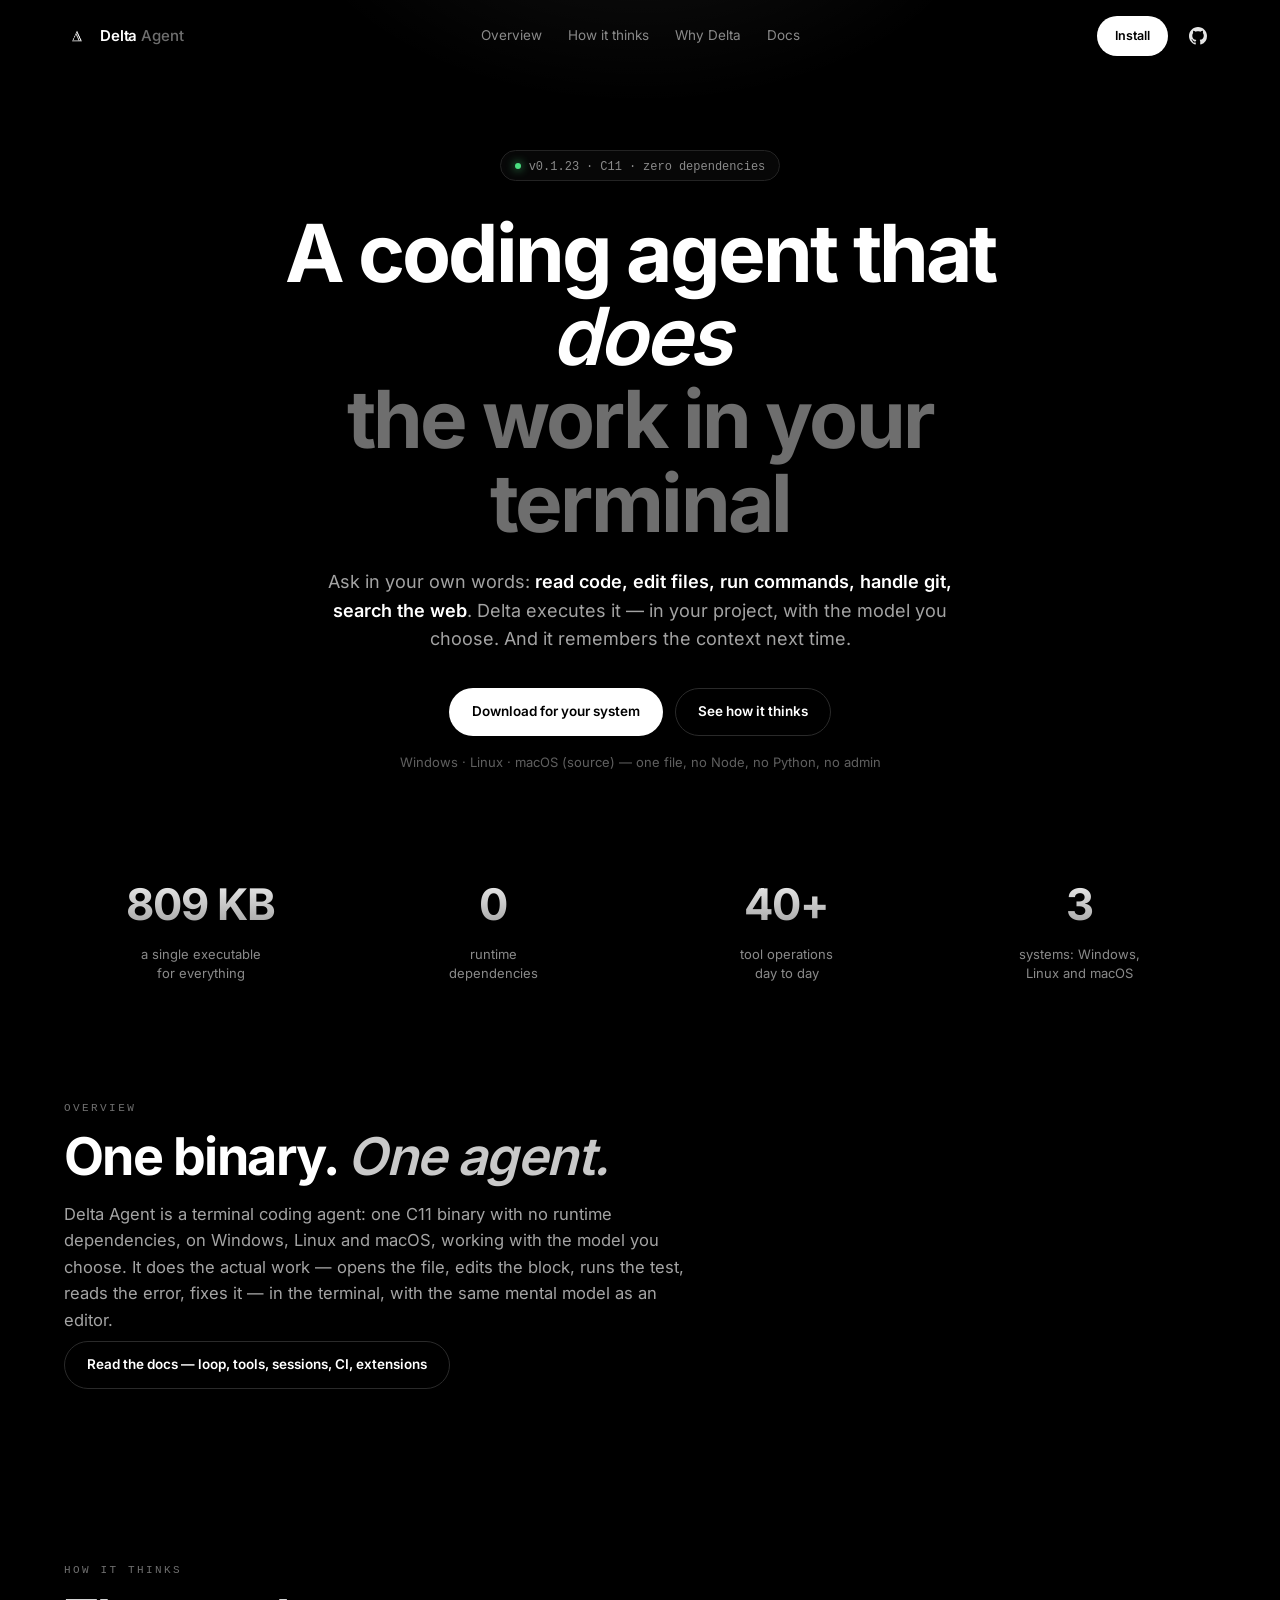
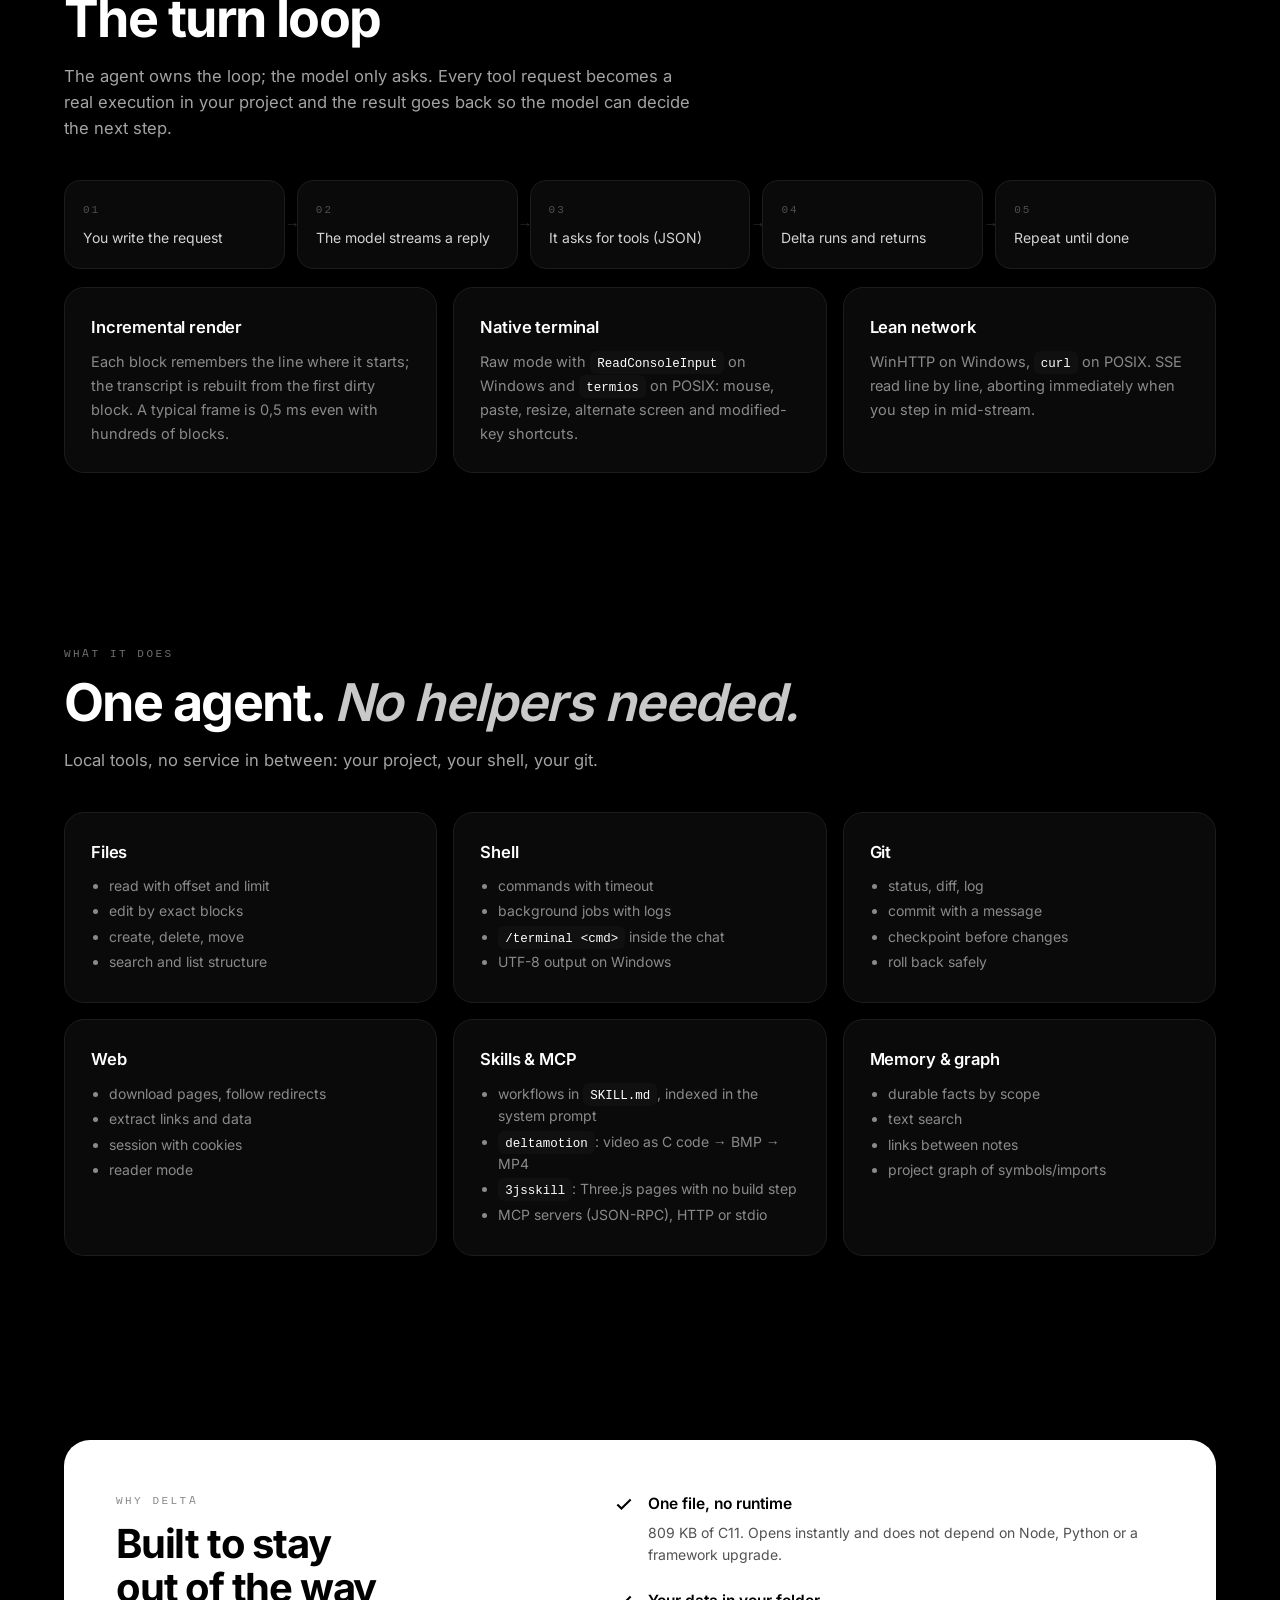
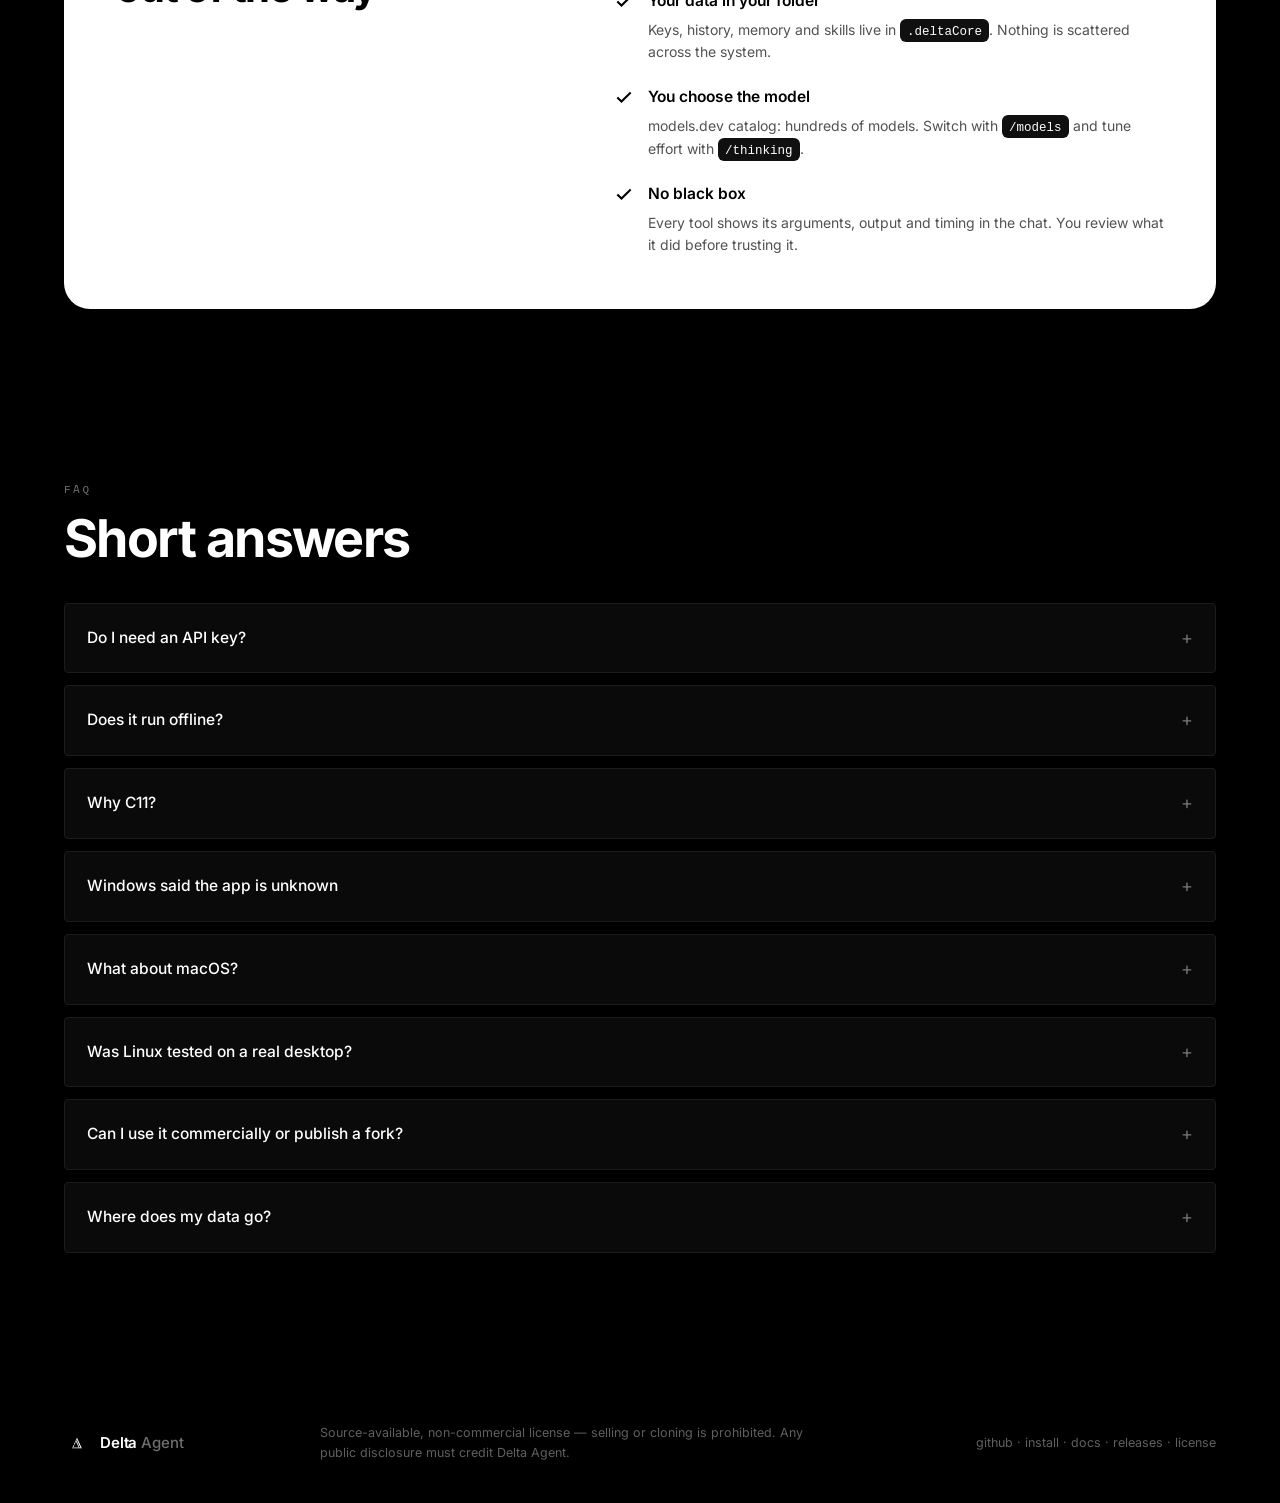
<file: docs/index.html>
<!doctype html>
<html lang="en">
<head>
<meta charset="utf-8">
<meta name="viewport" content="width=device-width,initial-scale=1">

<title>Delta Agent</title>
<meta name="description" content="Delta Agent is an open, single-binary coding agent for the terminal (C11, zero dependencies): reads and edits files, runs commands, handles git, searches the web, keeps memory and speaks MCP. Windows, Linux and macOS, with the model you choose.">
<meta name="keywords" content="terminal coding agent, AI coding agent, CLI coding assistant, C11, zero dependencies, agent harness, MCP, Windows, Linux, macOS">
<meta name="author" content="Delta Agent">
<meta name="robots" content="index, follow, max-image-preview:large, max-snippet:-1">
<link rel="canonical" href="https://descz.github.io/delta/">
<meta name="theme-color" content="#000000">
<meta name="google-site-verification" content="8d160KNl012kOgTECGtwcmH0bzQ5kiH3iJ4RZJXwzhA">

<!-- Open Graph / Twitter -->
<meta property="og:type" content="website">
<meta property="og:site_name" content="Delta Agent">
<meta property="og:title" content="Delta Agent">
<meta property="og:description" content="A coding agent that does the work in your terminal: files, shell, git, web, memory and MCP. One C11 binary, zero dependencies, Windows/Linux/macOS.">
<meta property="og:url" content="https://descz.github.io/delta/">
<meta property="og:image" content="https://descz.github.io/delta/logo-512.png">
<meta property="og:image:alt" content="Delta Agent — white triangle mark on a black rounded square">
<meta property="og:locale" content="en_US">
<meta name="twitter:card" content="summary">
<meta name="twitter:title" content="Delta Agent">
<meta name="twitter:description" content="A coding agent that does the work in your terminal. One C11 binary, zero dependencies.">
<meta name="twitter:image" content="https://descz.github.io/delta/logo-512.png">

<link rel="icon" href="icon-96.png" type="image/png" sizes="96x96">
<link rel="apple-touch-icon" href="apple-touch-icon.png" sizes="180x180">
<link rel="preload" href="fonts/inter.woff2" as="font" type="font/woff2" crossorigin>
<link rel="preload" href="fonts/spacemono.woff2" as="font" type="font/woff2" crossorigin>

<script type="application/ld+json">
{
  "@context": "https://schema.org",
  "@graph": [
    {
      "@type": "WebSite",
      "@id": "https://descz.github.io/delta/#website",
      "url": "https://descz.github.io/delta/",
      "name": "Delta Agent",
      "inLanguage": "en",
      "publisher": { "@id": "https://descz.github.io/delta/#app" }
    },
    {
      "@type": "SoftwareApplication",
      "@id": "https://descz.github.io/delta/#app",
      "name": "Delta Agent",
      "applicationCategory": "DeveloperApplication",
      "applicationSubCategory": "Coding agent for the terminal",
      "operatingSystem": "Windows 10, Windows 11, Linux, macOS",
      "url": "https://descz.github.io/delta/",
      "downloadUrl": "https://github.com/descz/delta/releases/latest",
      "codeRepository": "https://github.com/descz/delta",
      "license": "https://github.com/descz/delta/blob/main/LICENSE",
      "description": "Terminal coding agent written in C11 with zero runtime dependencies: reads and edits files, runs commands, handles git, searches the web, keeps memory, and speaks MCP. Windows, Linux and macOS.",
      "image": "https://descz.github.io/delta/logo-512.png",
      "offers": { "@type": "Offer", "price": "0", "priceCurrency": "USD" }
    }
  ]
}
</script>


<link rel="stylesheet" href="site.css?v=20261109s">
</head>
<body>

<header class="navbar" id="navbar">
  <div class="nav-inner">
    <a href="#top" class="brand" aria-label="Delta Agent">
      <img class="brand-mark" src="icon-96.png" alt="" width="26" height="26" decoding="async">
      <span class="brand-name">Delta <span class="brand-dim">Agent</span></span>
    </a>
    <nav class="nav-links">
      <a href="#overview">Overview</a>
      <a href="#loop">How it thinks</a>
      <a href="#why">Why Delta</a>
      <a href="docs/">Docs</a>
    </nav>
    <div class="nav-right">
      <a href="install/" class="btn btn-white btn-sm">Install</a>
      <a class="gh" href="https://github.com/descz/delta" aria-label="Delta Agent on GitHub" title="GitHub">
        <svg viewBox="0 0 16 16" aria-hidden="true" focusable="false"><path d="M8 0C3.58 0 0 3.58 0 8c0 3.54 2.29 6.53 5.47 7.59.4.07.55-.17.55-.38 0-.19-.01-.82-.01-1.49-2.01.37-2.53-.49-2.69-.94-.09-.23-.48-.94-.82-1.13-.28-.15-.68-.52-.01-.53.63-.01 1.08.58 1.23.82.72 1.21 1.87.87 2.33.66.07-.52.28-.87.51-1.07-1.78-.2-3.64-.89-3.64-3.95 0-.87.31-1.59.82-2.15-.08-.2-.36-1.02.08-2.12 0 0 .67-.21 2.2.82.64-.18 1.32-.27 2-.27.68 0 1.36.09 2 .27 1.53-1.04 2.2-.82 2.2-.82.44 1.1.16 1.92.08 2.12.51.56.82 1.27.82 2.15 0 3.07-1.87 3.75-3.65 3.95.29.25.54.73.54 1.48 0 1.07-.01 1.93-.01 2.2 0 .21.15.46.55.38A8.013 8.013 0 0 0 16 8c0-4.42-3.58-8-8-8Z"/></svg>
      </a>
      <button class="nav-toggle" id="navToggle" aria-label="Open menu"><span></span><span></span><span></span></button>
    </div>
  </div>
  <div class="nav-mobile" id="navMobile">
    <a href="#overview">Overview</a>
    <a href="#loop">How it thinks</a>
    <a href="#why">Why Delta</a>
    <a href="docs/">Docs</a>
    <a href="https://github.com/descz/delta">GitHub</a>
  </div>
</header>

<main id="top">

  <section class="hero">
    <div class="container">
      <span class="badge reveal"><span class="dot"></span> v0.1.23 · C11 · zero dependencies</span>
      <h1 class="hero-title reveal">
        A coding agent that <em>does</em><br>
        <span class="dim">the work in your terminal</span>
      </h1>
      <p class="hero-sub reveal">
        Ask in your own words: <strong>read code, edit files, run commands, handle git,
        search the web</strong>. Delta executes it — in your project, with the model you choose.
        And it remembers the context next time.
      </p>
      <div class="hero-cta reveal">
        <a href="https://github.com/descz/delta/releases/latest" class="btn btn-white">Download for your system</a>
        <a href="#loop" class="btn btn-outline">See how it thinks</a>
      </div>
      <p class="hero-note reveal">Windows · Linux · macOS (source) — one file, no Node, no Python, no admin</p>
    </div>
  </section>

  <section class="container">
    <div class="stats">
      <div class="stat reveal"><strong>809 KB</strong><span>a single executable<br>for everything</span></div>
      <div class="stat reveal"><strong>0</strong><span>runtime<br>dependencies</span></div>
      <div class="stat reveal"><strong>40+</strong><span>tool operations<br>day to day</span></div>
      <div class="stat reveal"><strong>3</strong><span>systems: Windows,<br>Linux and macOS</span></div>
    </div>
  </section>

  <section class="section" id="overview">
    <div class="container">
      <p class="kicker reveal">overview</p>
      <h2 class="section-title reveal">One binary. <em>One agent.</em></h2>
      <p class="section-sub reveal">
        Delta Agent is a terminal coding agent: one C11 binary with no runtime dependencies, on
        Windows, Linux and macOS, working with the model you choose. It does the actual work —
        opens the file, edits the block, runs the test, reads the error, fixes it — in the terminal,
        with the same mental model as an editor.
      </p>

      <div class="reveal" style="display:flex;flex-wrap:wrap;gap:12px;align-items:center;margin-top:4px">
        <a class="btn btn-outline" href="docs/">Read the docs &mdash; loop, tools, sessions, CI, extensions</a>
      </div>
      </div>
    </div>
  </section>

  <section class="section" id="loop">
    <div class="container">
      <p class="kicker reveal">how it thinks</p>
      <h2 class="section-title reveal">The turn loop</h2>
      <p class="section-sub reveal">
        The agent owns the loop; the model only asks. Every tool request becomes a real execution in
        your project and the result goes back so the model can decide the next step.
      </p>

      <div class="loop">
        <div class="node reveal"><b>01</b><span>You write the request</span></div>
        <div class="node reveal"><b>02</b><span>The model streams a reply</span></div>
        <div class="node reveal"><b>03</b><span>It asks for tools (JSON)</span></div>
        <div class="node reveal"><b>04</b><span>Delta runs and returns</span></div>
        <div class="node reveal"><b>05</b><span>Repeat until done</span></div>
      </div>

      <div class="grid g3" style="margin-top:18px">
        <div class="card reveal">
          <h3>Incremental render</h3>
          <p>Each block remembers the line where it starts; the transcript is rebuilt from the first
             dirty block. A typical frame is 0,5 ms even with hundreds of blocks.</p>
        </div>
        <div class="card reveal">
          <h3>Native terminal</h3>
          <p>Raw mode with <code>ReadConsoleInput</code> on Windows and <code>termios</code> on POSIX:
             mouse, paste, resize, alternate screen and modified-key shortcuts.</p>
        </div>
        <div class="card reveal">
          <h3>Lean network</h3>
          <p>WinHTTP on Windows, <code>curl</code> on POSIX. SSE read line by line, aborting
             immediately when you step in mid-stream.</p>
        </div>
      </div>
    </div>
  </section>

  <section class="section" id="features">
    <div class="container">
      <p class="kicker reveal">what it does</p>
      <h2 class="section-title reveal">One agent. <em>No helpers needed.</em></h2>
      <p class="section-sub reveal">
        Local tools, no service in between: your project, your shell, your git.
      </p>

      <div class="grid g3">
        <div class="card reveal"><h3>Files</h3>
          <ul><li>read with offset and limit</li><li>edit by exact blocks</li>
              <li>create, delete, move</li><li>search and list structure</li></ul></div>
        <div class="card reveal"><h3>Shell</h3>
          <ul><li>commands with timeout</li><li>background jobs with logs</li>
              <li><code>/terminal &lt;cmd&gt;</code> inside the chat</li><li>UTF-8 output on Windows</li></ul></div>
        <div class="card reveal"><h3>Git</h3>
          <ul><li>status, diff, log</li><li>commit with a message</li>
              <li>checkpoint before changes</li><li>roll back safely</li></ul></div>
        <div class="card reveal"><h3>Web</h3>
          <ul><li>download pages, follow redirects</li><li>extract links and data</li>
              <li>session with cookies</li><li>reader mode</li></ul></div>
        <div class="card reveal"><h3>Skills &amp; MCP</h3>
          <ul><li>workflows in <code>SKILL.md</code>, indexed in the system prompt</li>
              <li><code>deltamotion</code>: video as C code → BMP → MP4</li>
              <li><code>3jsskill</code>: Three.js pages with no build step</li>
              <li>MCP servers (JSON-RPC), HTTP or stdio</li></ul></div>
        <div class="card reveal"><h3>Memory &amp; graph</h3>
          <ul><li>durable facts by scope</li><li>text search</li>
              <li>links between notes</li><li>project graph of symbols/imports</li></ul></div>
      </div>
    </div>
  </section>

  <section class="section" id="why">
    <div class="container">
      <div class="white-card reveal">
        <div>
          <p class="kicker">why delta</p>
          <h2>Built to stay<br>out of the way</h2>
        </div>
        <div>
          <div class="wc-item">
            <svg viewBox="0 0 24 24" fill="none" stroke="currentColor" stroke-width="2.5"><path d="M4 12.5l5 5L20 6.5"/></svg>
            <div><h4>One file, no runtime</h4>
              <p>809 KB of C11. Opens instantly and does not depend on Node, Python or a framework upgrade.</p></div>
          </div>
          <div class="wc-item">
            <svg viewBox="0 0 24 24" fill="none" stroke="currentColor" stroke-width="2.5"><path d="M4 12.5l5 5L20 6.5"/></svg>
            <div><h4>Your data in your folder</h4>
              <p>Keys, history, memory and skills live in <code>.deltaCore</code>. Nothing is scattered across the system.</p></div>
          </div>
          <div class="wc-item">
            <svg viewBox="0 0 24 24" fill="none" stroke="currentColor" stroke-width="2.5"><path d="M4 12.5l5 5L20 6.5"/></svg>
            <div><h4>You choose the model</h4>
              <p>models.dev catalog: hundreds of models. Switch with <code>/models</code> and tune effort with <code>/thinking</code>.</p></div>
          </div>
          <div class="wc-item">
            <svg viewBox="0 0 24 24" fill="none" stroke="currentColor" stroke-width="2.5"><path d="M4 12.5l5 5L20 6.5"/></svg>
            <div><h4>No black box</h4>
              <p>Every tool shows its arguments, output and timing in the chat. You review what it did before trusting it.</p></div>
          </div>
        </div>
      </div>
    </div>
  </section>

  <section class="section" id="faq">
    <div class="container">
      <p class="kicker reveal">faq</p>
      <h2 class="section-title reveal">Short answers</h2>

      <div class="faq-list">
        <details class="faq reveal"><summary>Do I need an API key?</summary>
          <p>Yes, from a provider you use (OpenAI, Anthropic, OpenRouter, DeepSeek, opencode…).
             <code>/login</code> asks for the key once and stores it per provider in <code>auth.json</code>.</p></details>

        <details class="faq reveal"><summary>Does it run offline?</summary>
          <p>The program runs; the model does not. Without network it still opens the CLI, sessions and
             local tools — but it cannot talk to the provider.</p></details>

        <details class="faq reveal"><summary>Why C11?</summary>
          <p>A single executable with no runtime opens instantly and never breaks on a Node upgrade.
             The TUI, JSON parser, markdown and HTTP client are all written in the project.</p></details>

        <details class="faq reveal"><summary>Windows said the app is unknown</summary>
          <p>That is SmartScreen because the binary is not code-signed: <b>More info → Run anyway</b>.</p></details>

        <details class="faq reveal"><summary>What about macOS?</summary>
          <p>The binary has to be built on the machine — there is no reliable cross-compile to Mach-O.
             The package ships a <code>.command</code> that checks Xcode Command Line Tools, builds and installs.
             <b>It was never run by the author</b> (no Mac available), so the macOS path is untested: expect
             to fix things, not to have a supported binary.</p></details>

        <details class="faq reveal"><summary>Was Linux tested on a real desktop?</summary>
          <p>Partially. The build, the CLI, the TUI, real streaming and the self-update were verified on
             Linux (WSL, gcc 13). The desktop integration — <code>.desktop</code> entry, GNOME favorites and
             the clipboard (<code>wl-copy</code>/<code>xclip</code>) — was not exercised on a desktop session.</p></details>

        <details class="faq reveal"><summary>Can I use it commercially or publish a fork?</summary>
          <p>No. The license is <b>source-available and non-commercial</b>: it forbids selling, charging
             for access and cloning (public fork, package, binary or rebrand). Sharing the unmodified
             copy, non-profit and with credit, is allowed. See
             <a href="https://github.com/descz/delta/blob/main/LICENSE"><b>LICENSE</b></a>.</p></details>

        <details class="faq reveal"><summary>Where does my data go?</summary>
          <p>Only to the provider you configure. History, keys, memory and skills stay in your
             <code>.deltaCore</code> folder.</p></details>
      </div>
    </div>
  </section>

</main>

<footer>
  <div class="container foot">
    <div class="brand"><img class="brand-mark" src="icon-96.png" alt="" width="26" height="26" decoding="async"><span class="brand-name">Delta <span class="brand-dim">Agent</span></span></div>
    <div class="license">
      Source-available, non-commercial license — selling or cloning is prohibited. Any public
      disclosure must credit <a href="https://github.com/descz/delta">Delta Agent</a>.
    </div>
    <div style="font-size:12.5px;color:#5f5f5f">
      <a href="https://github.com/descz/delta">github</a> &middot;
      <a href="install/">install</a> &middot;
      <a href="docs/">docs</a> &middot;
      <a href="https://github.com/descz/delta/releases/latest">releases</a> &middot;
      <a href="https://github.com/descz/delta/blob/main/LICENSE">license</a>
    </div>
  </div>
</footer>

<script src="site.js?v=20261109s" defer></script>
</body>
</html>
</file>
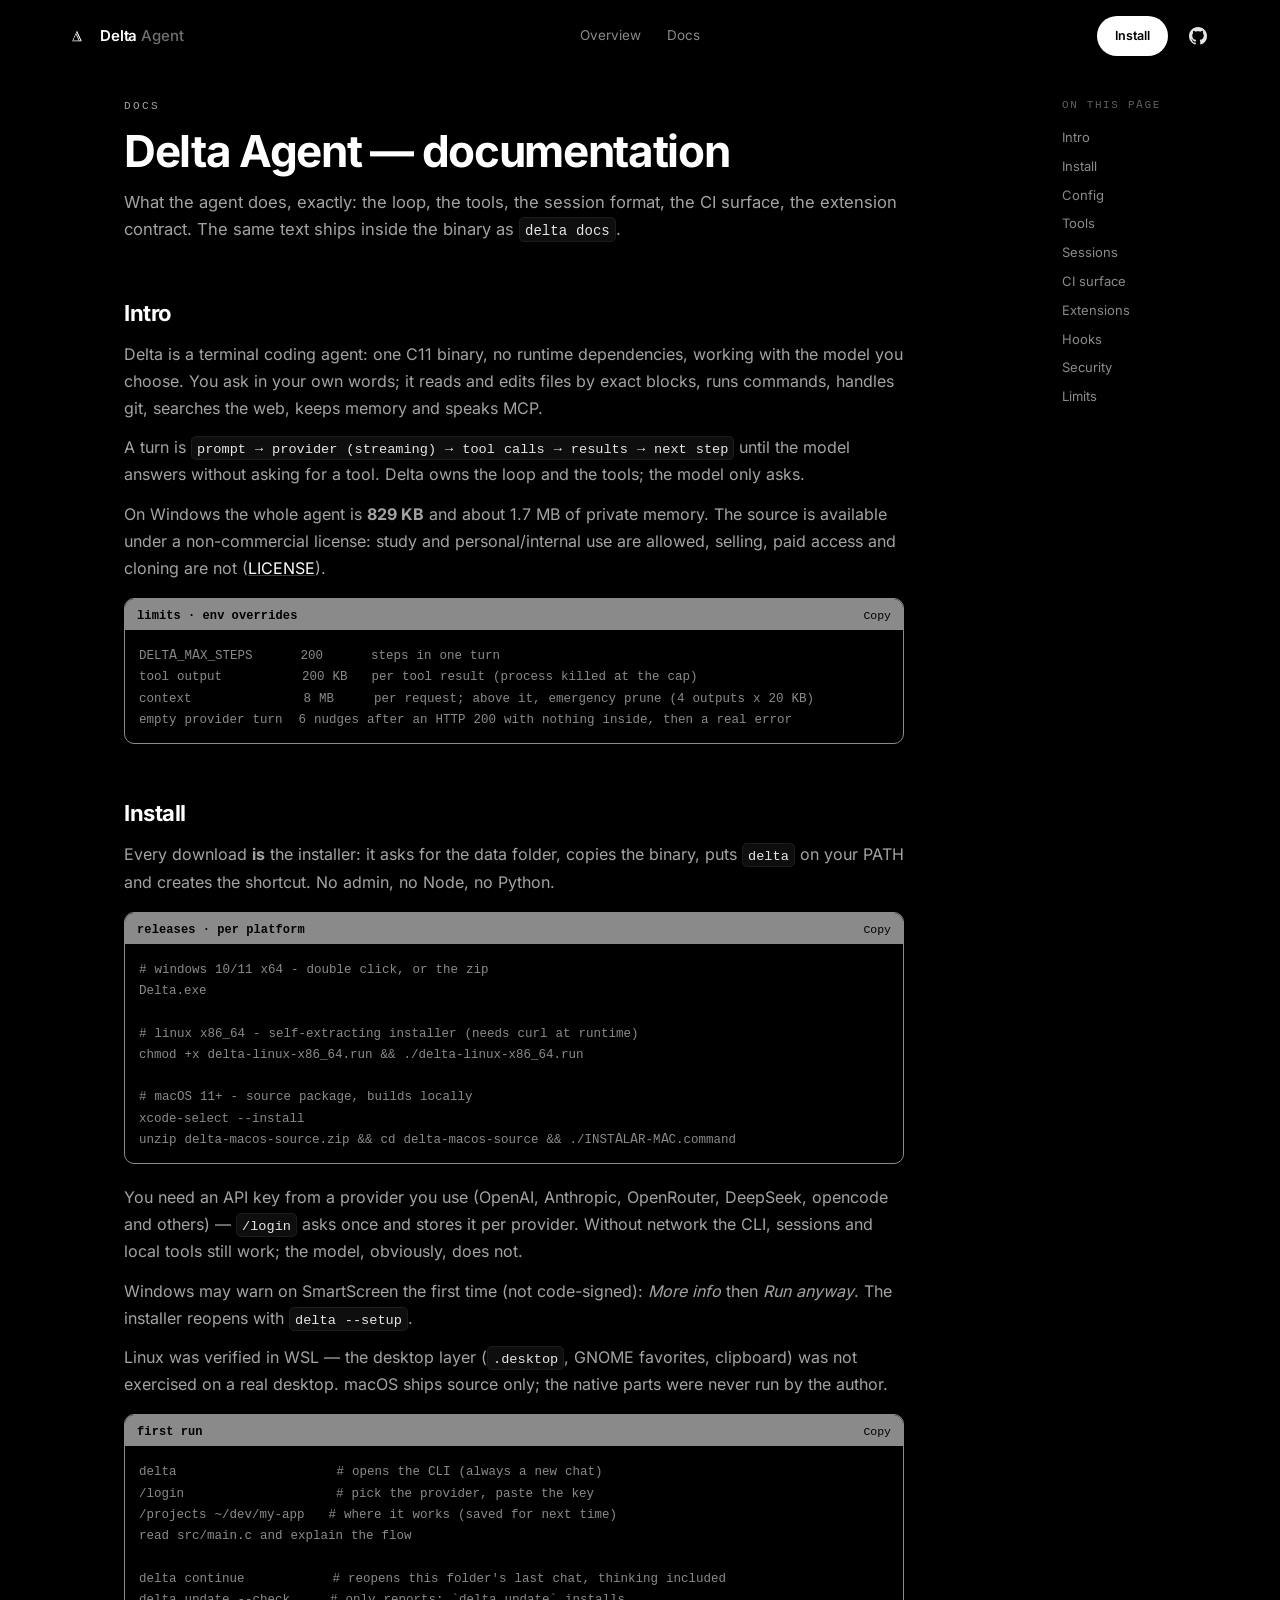
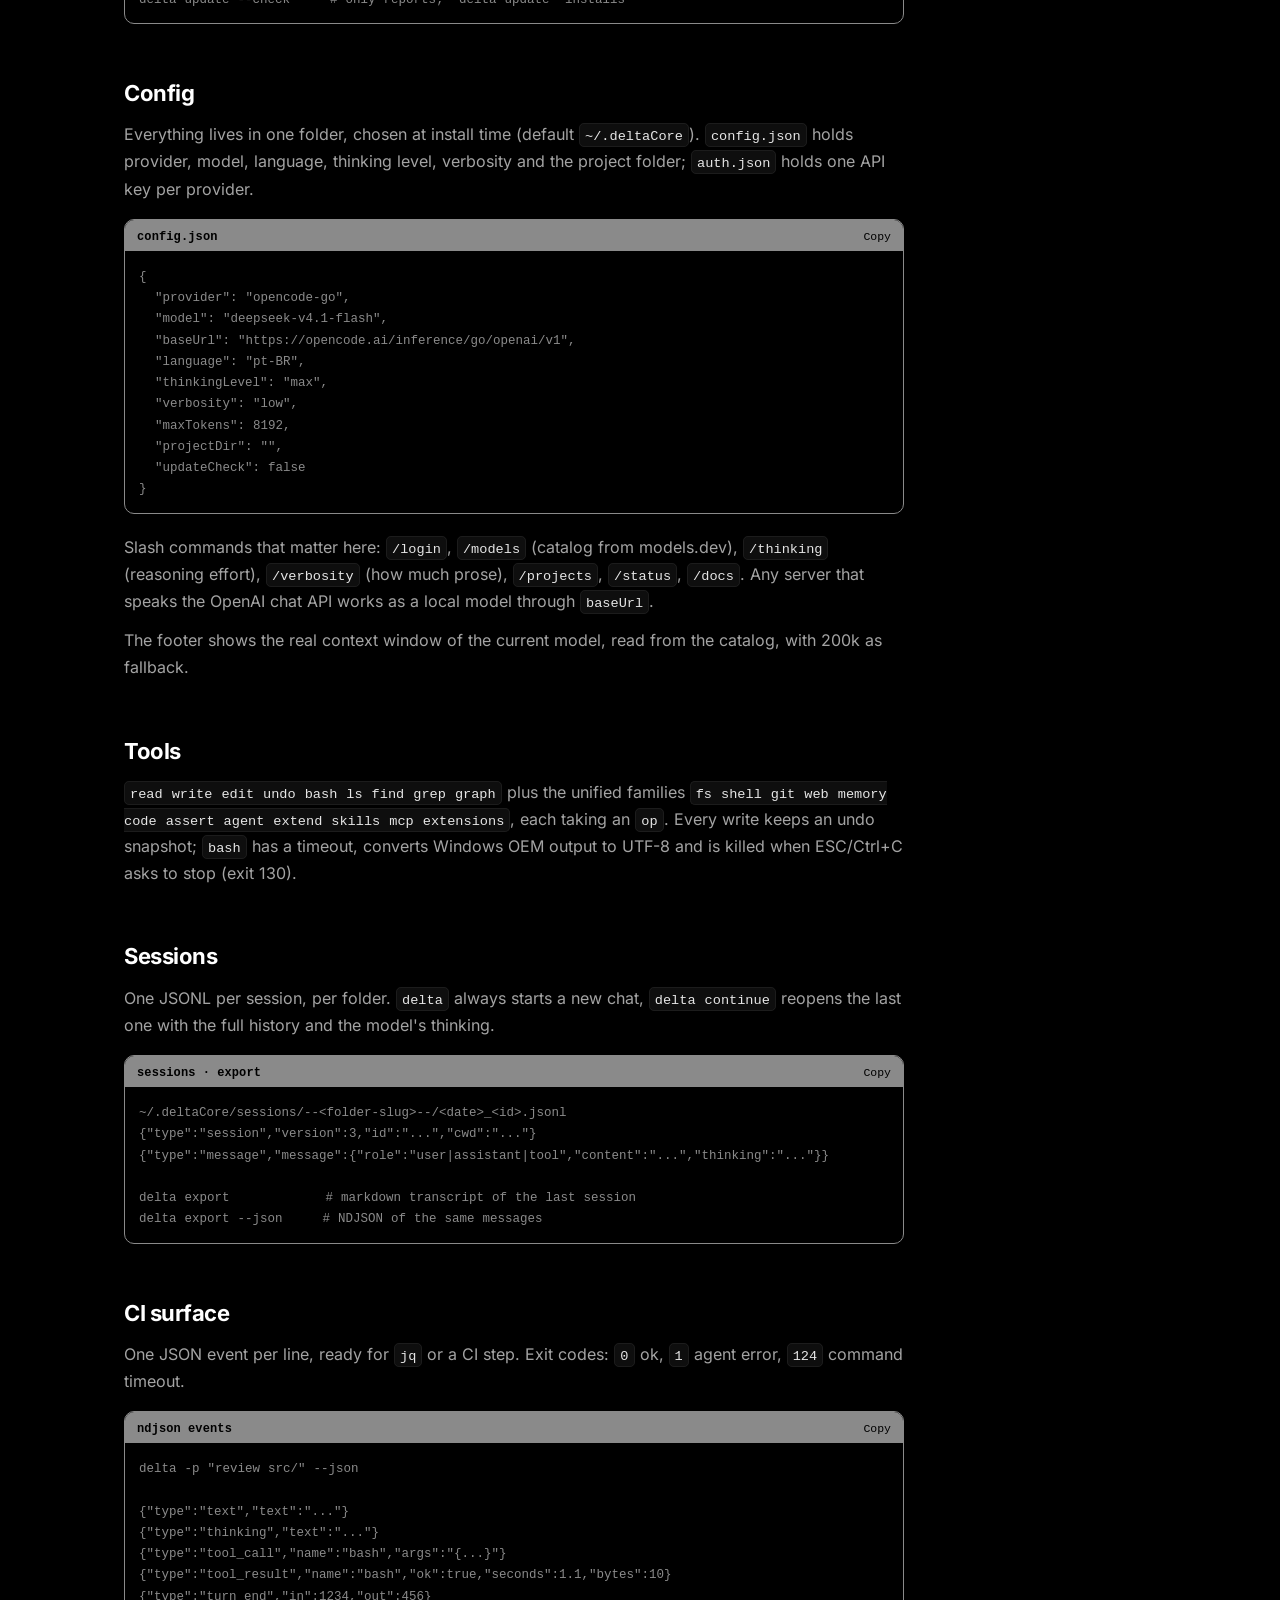
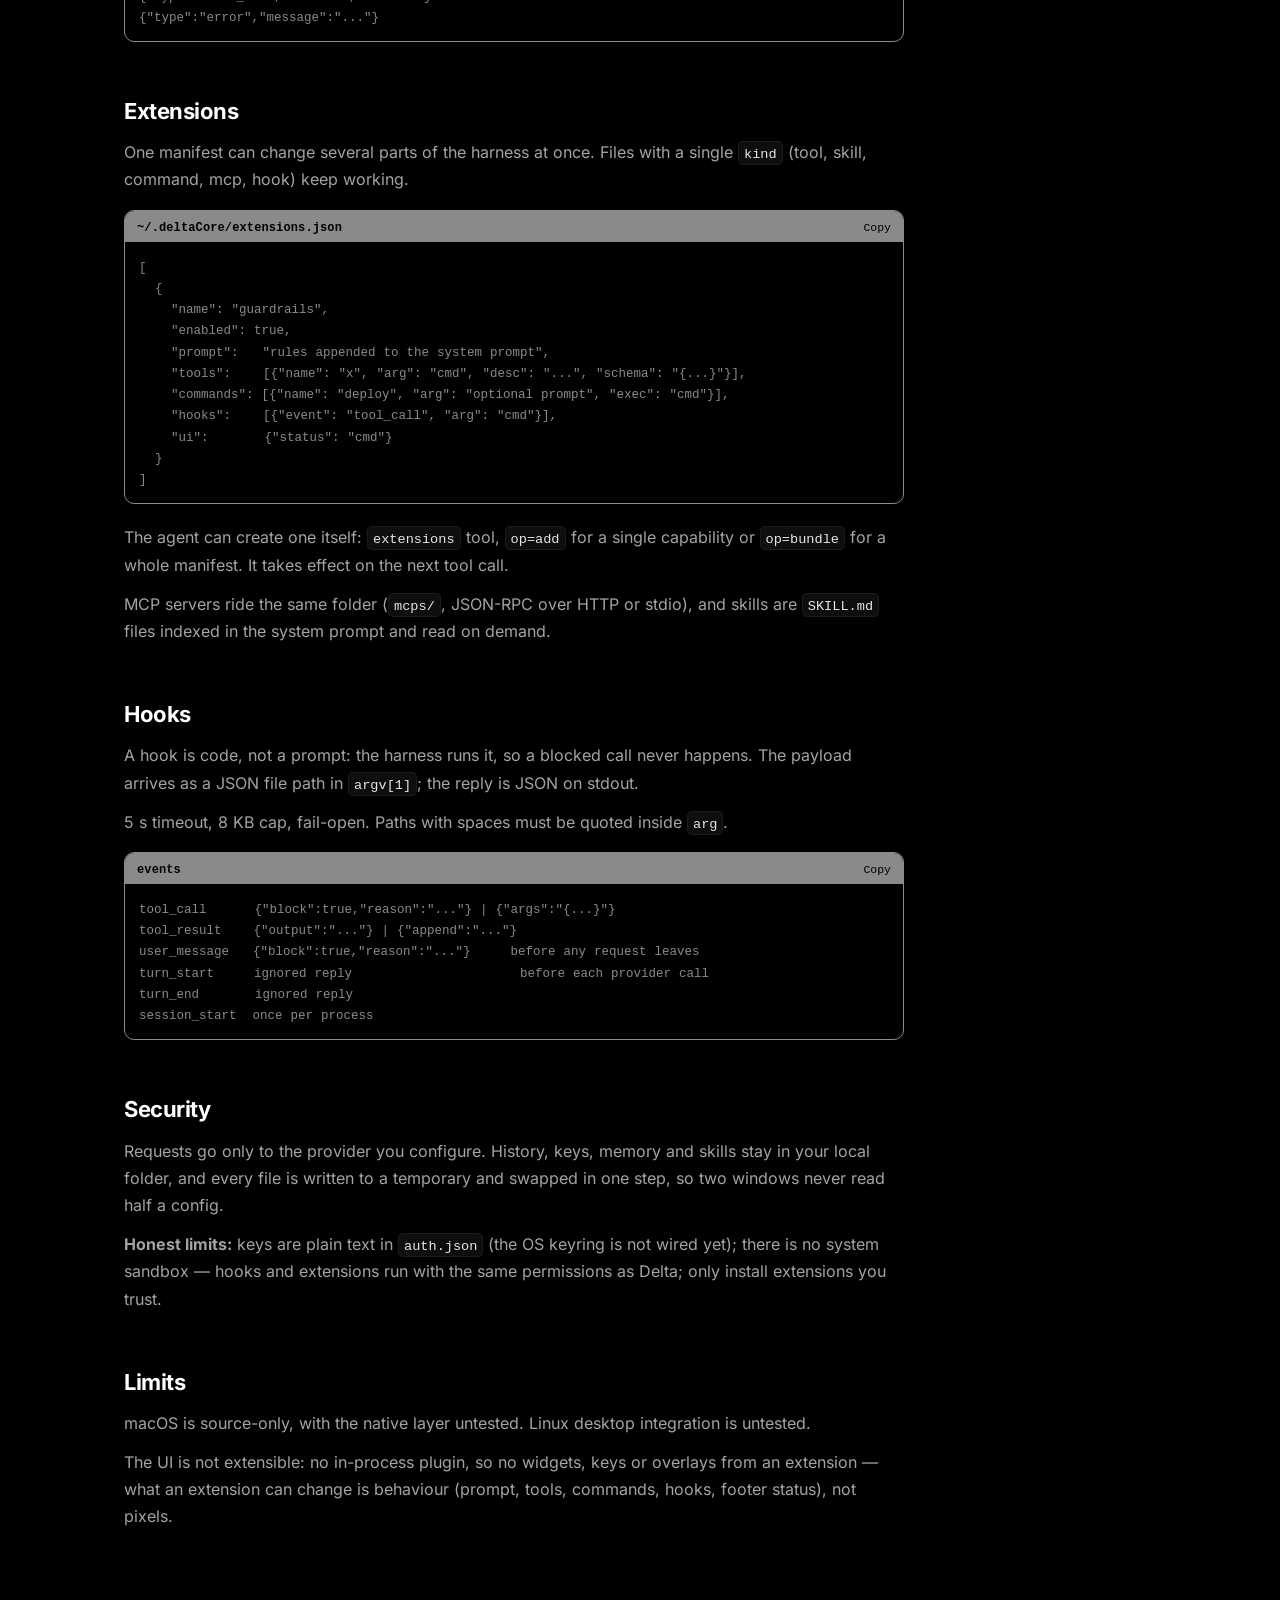
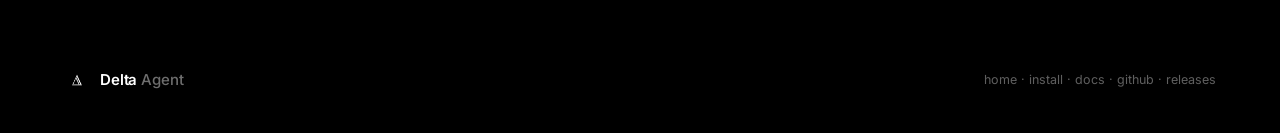
<file: docs/docs/index.html>
<!doctype html>
<html lang="en">
<head>
<meta charset="utf-8">
<meta name="viewport" content="width=device-width,initial-scale=1">
<title>Delta Agent Docs</title>
<meta name="description" content="Delta Agent documentation: the turn loop and its ceilings, install per platform, config, tools, sessions and export, the NDJSON surface for CI, extensions, hooks and the honest limits.">
<meta name="robots" content="index, follow, max-image-preview:large">
<link rel="canonical" href="https://descz.github.io/delta/docs/">
<meta name="theme-color" content="#000000">
<meta property="og:type" content="article">
<meta property="og:site_name" content="Delta Agent">
<meta property="og:title" content="Delta Agent Docs">
<meta property="og:description" content="The loop, install, config, tools, sessions, CI surface, extensions and hooks — and the honest limits.">
<meta property="og:url" content="https://descz.github.io/delta/docs/">
<meta property="og:image" content="https://descz.github.io/delta/logo-512.png">
<link rel="icon" href="../icon-96.png" type="image/png" sizes="96x96">
<link rel="apple-touch-icon" href="../apple-touch-icon.png" sizes="180x180">
<link rel="preload" href="../fonts/inter.woff2" as="font" type="font/woff2" crossorigin>
<link rel="stylesheet" href="../site.css?v=20261109s">
<script type="application/ld+json">
{"@context":"https://schema.org","@type":"BreadcrumbList","itemListElement":[
 {"@type":"ListItem","position":1,"name":"Delta Agent","item":"https://descz.github.io/delta/"},
 {"@type":"ListItem","position":2,"name":"Docs","item":"https://descz.github.io/delta/docs/"}]}
</script>
</head>
<body>

<header class="navbar scrolled" id="navbar">
  <div class="nav-inner">
    <a href="../" class="brand" aria-label="Delta Agent">
      <img class="brand-mark" src="../icon-96.png" alt="" width="26" height="26" decoding="async">
      <span class="brand-name">Delta <span class="brand-dim">Agent</span></span>
    </a>
    <nav class="nav-links">
      <a href="../#overview">Overview</a>
      <a href="./" aria-current="page">Docs</a>
    </nav>
    <div class="nav-right">
      <a href="../install/" class="btn btn-white btn-sm">Install</a>
      <a class="gh" href="https://github.com/descz/delta" aria-label="Delta Agent on GitHub" title="GitHub">
        <svg viewBox="0 0 16 16" aria-hidden="true" focusable="false"><path d="M8 0C3.58 0 0 3.58 0 8c0 3.54 2.29 6.53 5.47 7.59.4.07.55-.17.55-.38 0-.19-.01-.82-.01-1.49-2.01.37-2.53-.49-2.69-.94-.09-.23-.48-.94-.82-1.13-.28-.15-.68-.52-.01-.53.63-.01 1.08.58 1.23.82.72 1.21 1.87.87 2.33.66.07-.52.28-.87.51-1.07-1.78-.2-3.64-.89-3.64-3.95 0-.87.31-1.59.82-2.15-.08-.2-.36-1.02.08-2.12 0 0 .67-.21 2.2.82.64-.18 1.32-.27 2-.27.68 0 1.36.09 2 .27 1.53-1.04 2.2-.82 2.2-.82.44 1.1.16 1.92.08 2.12.51.56.82 1.27.82 2.15 0 3.07-1.87 3.75-3.65 3.95.29.25.54.73.54 1.48 0 1.07-.01 1.93-.01 2.2 0 .21.15.46.55.38A8.013 8.013 0 0 0 16 8c0-4.42-3.58-8-8-8Z"/></svg>
      </a>
    </div>
  </div>
</header>

<main class="docwrap" id="top">

    <article class="docmain">
      <p class="kicker">docs</p>
      <h1>Delta Agent — documentation</h1>
      <p class="lead">What the agent does, exactly: the loop, the tools, the session format, the CI
        surface, the extension contract. The same text ships inside the binary as <code>delta docs</code>.</p>

      <h2 id="intro">Intro</h2>
      <p>Delta is a terminal coding agent: one C11 binary, no runtime dependencies, working with the
        model you choose. You ask in your own words; it reads and edits files by exact blocks, runs
        commands, handles git, searches the web, keeps memory and speaks MCP.</p>
      <p>A turn is <code>prompt → provider (streaming) → tool calls → results → next step</code> until
        the model answers without asking for a tool. Delta owns the loop and the tools; the model only asks.</p>
<p>On Windows the whole agent is <b>829 KB</b> and about 1.7 MB of private memory. The source is
        available under a non-commercial license: study and personal/internal use are allowed, selling,
        paid access and cloning are not (<a href="https://github.com/descz/delta/blob/main/LICENSE">LICENSE</a>).</p>
<div class="codewrap"><div class="codehdr"><span>limits · env overrides</span><button class="copybtn" data-copy>Copy</button></div><pre>DELTA_MAX_STEPS      200      steps in one turn
tool output          200 KB   per tool result (process killed at the cap)
context              8 MB     per request; above it, emergency prune (4 outputs x 20 KB)
empty provider turn  6 nudges after an HTTP 200 with nothing inside, then a real error</pre></div>
      <h2 id="install">Install</h2>
      <p>Every download <b>is</b> the installer: it asks for the data folder, copies the binary, puts
        <code>delta</code> on your PATH and creates the shortcut. No admin, no Node, no Python.</p>
<div class="codewrap"><div class="codehdr"><span>releases · per platform</span><button class="copybtn" data-copy>Copy</button></div><pre># windows 10/11 x64 - double click, or the zip
Delta.exe

# linux x86_64 - self-extracting installer (needs curl at runtime)
chmod +x delta-linux-x86_64.run &amp;&amp; ./delta-linux-x86_64.run

# macOS 11+ - source package, builds locally
xcode-select --install
unzip delta-macos-source.zip &amp;&amp; cd delta-macos-source &amp;&amp; ./INSTALAR-MAC.command</pre></div>
      <p>You need an API key from a provider you use (OpenAI, Anthropic, OpenRouter, DeepSeek, opencode
        and others) — <code>/login</code> asks once and stores it per provider. Without network the CLI,
        sessions and local tools still work; the model, obviously, does not.</p>
      <p>Windows may warn on SmartScreen the first time (not code-signed): <i>More info</i> then
        <i>Run anyway</i>. The installer reopens with <code>delta --setup</code>.</p>
<p>Linux was verified in
        WSL — the desktop layer (<code>.desktop</code>, GNOME favorites, clipboard) was not exercised on
        a real desktop. macOS ships source only; the native parts were never run by the author.</p>
<div class="codewrap"><div class="codehdr"><span>first run</span><button class="copybtn" data-copy>Copy</button></div><pre>delta                    # opens the CLI (always a new chat)
/login                   # pick the provider, paste the key
/projects ~/dev/my-app   # where it works (saved for next time)
read src/main.c and explain the flow

delta continue           # reopens this folder's last chat, thinking included
delta update --check     # only reports; `delta update` installs</pre></div>
      <h2 id="config">Config</h2>
      <p>Everything lives in one folder, chosen at install time (default <code>~/.deltaCore</code>).
        <code>config.json</code> holds provider, model, language, thinking level, verbosity and the
        project folder; <code>auth.json</code> holds one API key per provider.</p>
<div class="codewrap"><div class="codehdr"><span>config.json</span><button class="copybtn" data-copy>Copy</button></div><pre>{
  "provider": "opencode-go",
  "model": "deepseek-v4.1-flash",
  "baseUrl": "https://opencode.ai/inference/go/openai/v1",
  "language": "pt-BR",
  "thinkingLevel": "max",
  "verbosity": "low",
  "maxTokens": 8192,
  "projectDir": "",
  "updateCheck": false
}</pre></div>
      <p>Slash commands that matter here: <code>/login</code>, <code>/models</code> (catalog from
        models.dev), <code>/thinking</code> (reasoning effort), <code>/verbosity</code> (how much prose),
        <code>/projects</code>, <code>/status</code>, <code>/docs</code>. Any server that speaks the
        OpenAI chat API works as a local model through <code>baseUrl</code>.</p>
<p>The footer shows the real
        context window of the current model, read from the catalog, with 200k as fallback.</p>

      <h2 id="tools">Tools</h2>
      <p><code>read write edit undo bash ls find grep graph</code> plus the unified families
        <code>fs shell git web memory code assert agent extend skills mcp extensions</code>, each taking
        an <code>op</code>. Every write keeps an undo snapshot; <code>bash</code> has a timeout,
        converts Windows OEM output to UTF-8 and is killed when ESC/Ctrl+C asks to stop (exit 130).</p>

      <h2 id="sessions">Sessions</h2>
      <p>One JSONL per session, per folder. <code>delta</code> always starts a new chat,
        <code>delta continue</code> reopens the last one with the full history and the model's thinking.</p>
<div class="codewrap"><div class="codehdr"><span>sessions · export</span><button class="copybtn" data-copy>Copy</button></div><pre>~/.deltaCore/sessions/--&lt;folder-slug&gt;--/&lt;date&gt;_&lt;id&gt;.jsonl
{"type":"session","version":3,"id":"...","cwd":"..."}
{"type":"message","message":{"role":"user|assistant|tool","content":"...","thinking":"..."}}

delta export            # markdown transcript of the last session
delta export --json     # NDJSON of the same messages</pre></div>
      <h2 id="ci">CI surface</h2>
      <p>One JSON event per line, ready for <code>jq</code> or a CI step. Exit codes: <code>0</code>
        ok, <code>1</code> agent error, <code>124</code> command timeout.</p>
<div class="codewrap"><div class="codehdr"><span>ndjson events</span><button class="copybtn" data-copy>Copy</button></div><pre>delta -p "review src/" --json

{"type":"text","text":"..."}
{"type":"thinking","text":"..."}
{"type":"tool_call","name":"bash","args":"{...}"}
{"type":"tool_result","name":"bash","ok":true,"seconds":1.1,"bytes":10}
{"type":"turn_end","in":1234,"out":456}
{"type":"error","message":"..."}</pre></div>
      <h2 id="extensions">Extensions</h2>
      <p>One manifest can change several parts of the harness at once. Files with a single
        <code>kind</code> (tool, skill, command, mcp, hook) keep working.</p>
<div class="codewrap"><div class="codehdr"><span>~/.deltaCore/extensions.json</span><button class="copybtn" data-copy>Copy</button></div><pre>[
  {
    "name": "guardrails",
    "enabled": true,
    "prompt":   "rules appended to the system prompt",
    "tools":    [{"name": "x", "arg": "cmd", "desc": "...", "schema": "{...}"}],
    "commands": [{"name": "deploy", "arg": "optional prompt", "exec": "cmd"}],
    "hooks":    [{"event": "tool_call", "arg": "cmd"}],
    "ui":       {"status": "cmd"}
  }
]</pre></div>
      <p>The agent can create one itself: <code>extensions</code> tool, <code>op=add</code> for a
        single capability or <code>op=bundle</code> for a whole manifest. It takes effect on the next
        tool call.</p>
<p>MCP servers ride the same folder (<code>mcps/</code>, JSON-RPC over HTTP or stdio), and
        skills are <code>SKILL.md</code> files indexed in the system prompt and read on demand.</p>

      <h2 id="hooks">Hooks</h2>
      <p>A hook is code, not a prompt: the harness runs it, so a blocked call never happens. The
        payload arrives as a JSON file path in <code>argv[1]</code>; the reply is JSON on stdout.</p>
<p>5 s timeout, 8 KB cap, fail-open. Paths with spaces must be quoted inside <code>arg</code>.</p>
<div class="codewrap"><div class="codehdr"><span>events</span><button class="copybtn" data-copy>Copy</button></div><pre>tool_call      {"block":true,"reason":"..."} | {"args":"{...}"}
tool_result    {"output":"..."} | {"append":"..."}
user_message   {"block":true,"reason":"..."}     before any request leaves
turn_start     ignored reply                     before each provider call
turn_end       ignored reply
session_start  once per process</pre></div>
      <h2 id="security">Security</h2>
      <p>Requests go only to the provider you configure. History, keys, memory and skills stay in
        your local folder, and every file is written to a temporary and swapped in one step, so two
        windows never read half a config.</p>
      <p><b>Honest limits:</b> keys are plain text in <code>auth.json</code> (the OS keyring is not
        wired yet); there is no system sandbox — hooks and extensions run with the same permissions as
        Delta; only install extensions you trust.</p>

      <h2 id="limits">Limits</h2>
      <p>macOS is source-only, with the native layer untested. Linux desktop integration is untested.</p>
<p>The UI is not extensible: no in-process plugin, so no widgets, keys or overlays from an
        extension — what an extension can change is behaviour (prompt, tools, commands, hooks, footer
        status), not pixels.</p>

    </article>    <nav class="doctoc">
      <p class="docnav-h">ON THIS PAGE</p>
      <a href="#intro" data-sec="intro">Intro</a>
      <a href="#install" data-sec="install">Install</a>
      <a href="#config" data-sec="config">Config</a>
      <a href="#tools" data-sec="tools">Tools</a>
      <a href="#sessions" data-sec="sessions">Sessions</a>
      <a href="#ci" data-sec="ci">CI surface</a>
      <a href="#extensions" data-sec="extensions">Extensions</a>
      <a href="#hooks" data-sec="hooks">Hooks</a>
      <a href="#security" data-sec="security">Security</a>
      <a href="#limits" data-sec="limits">Limits</a>
    </nav>
</main>

<footer>
  <div class="container foot">
    <div class="brand"><img class="brand-mark" src="../icon-96.png" alt="" width="26" height="26" decoding="async"><span class="brand-name">Delta <span class="brand-dim">Agent</span></span></div>
    <div style="font-size:12.5px;color:#5f5f5f">
      <a href="../">home</a> &middot;
      <a href="../install/">install</a> &middot;
      <a href="../docs/">docs</a> &middot;
      <a href="https://github.com/descz/delta">github</a> &middot;
      <a href="https://github.com/descz/delta/releases/latest">releases</a>
    </div>
  </div>
</footer>

<script src="../site.js?v=20261109s" defer></script>
</body>
</html>
</file>
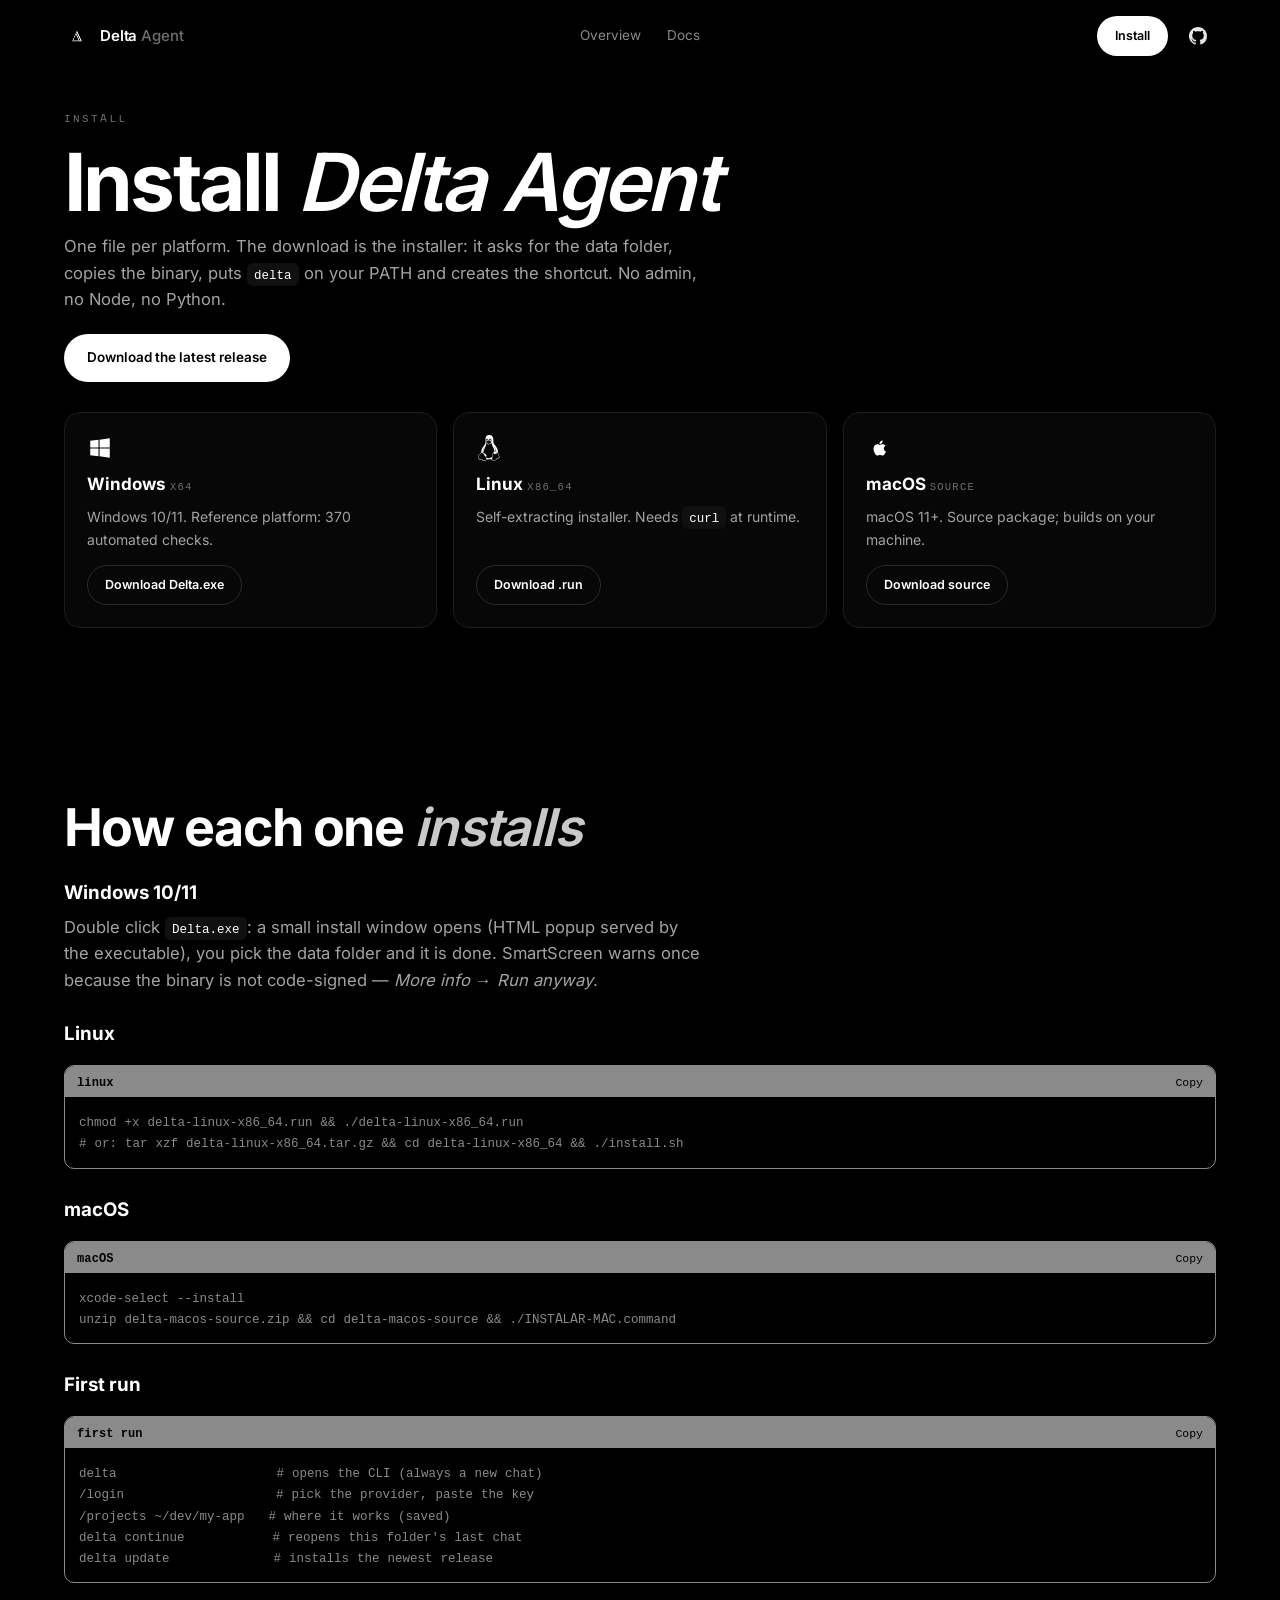
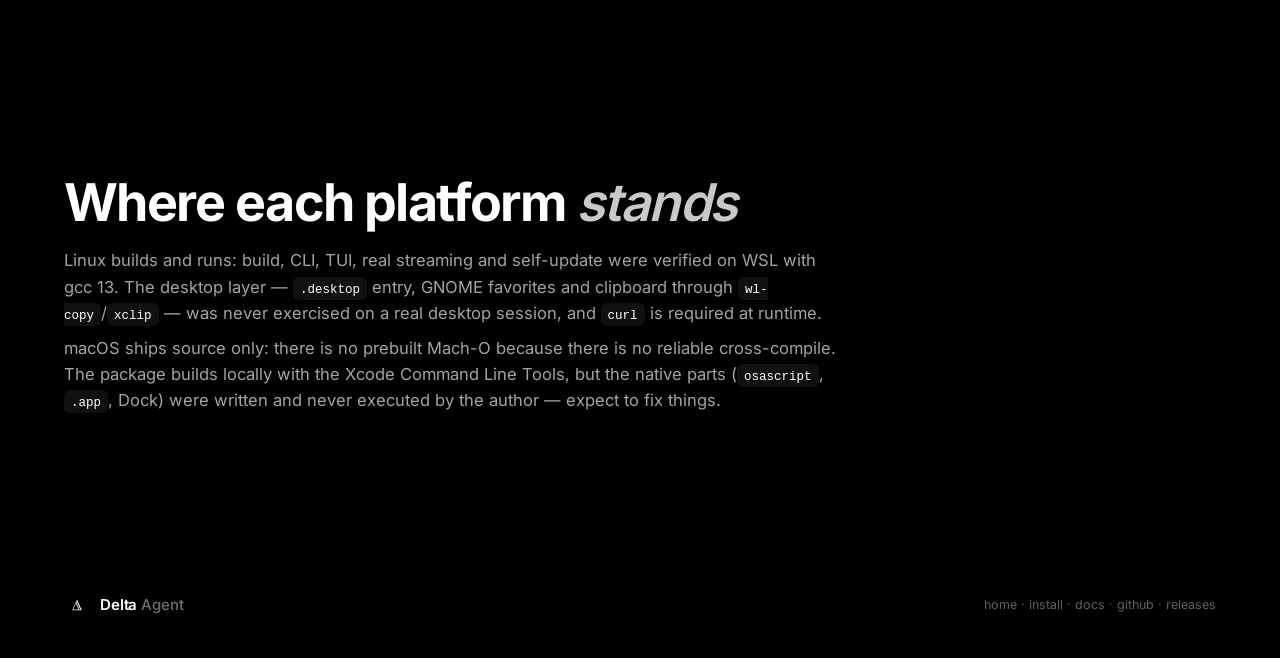
<file: docs/install/index.html>
<!doctype html>
<html lang="en">
<head>
<meta charset="utf-8">
<meta name="viewport" content="width=device-width,initial-scale=1">

<title>Delta Agent Install</title>
<meta name="description" content="Install Delta Agent on Windows 10/11, Linux x86_64 or macOS: one file per platform, no admin, no Node, no Python. Step by step, PATH, first run, update and data folder.">
<meta name="robots" content="index, follow, max-image-preview:large">
<link rel="canonical" href="https://descz.github.io/delta/install/">
<meta name="theme-color" content="#000000">
<meta property="og:type" content="article">
<meta property="og:site_name" content="Delta Agent">
<meta property="og:title" content="Delta Agent Install">
<meta property="og:description" content="Install Delta Agent on Windows 10/11, Linux x86_64 or macOS: one file per platform, no admin, no Node, no Python. Step by step, PATH, first run, update and data folder.">
<meta property="og:url" content="https://descz.github.io/delta/install/">
<meta property="og:image" content="https://descz.github.io/delta/logo-512.png">
<meta name="twitter:card" content="summary">
<meta name="twitter:image" content="https://descz.github.io/delta/logo-512.png">
<link rel="icon" href="../icon-96.png" type="image/png" sizes="96x96">
<link rel="apple-touch-icon" href="../apple-touch-icon.png" sizes="180x180">
<link rel="preload" href="../fonts/inter.woff2" as="font" type="font/woff2" crossorigin>
<link rel="stylesheet" href="../site.css?v=20261109s">
<script type="application/ld+json">
{
  "@context": "https://schema.org",
  "@type": "BreadcrumbList",
  "itemListElement": [
    {
      "@type": "ListItem",
      "position": 1,
      "name": "Delta Agent",
      "item": "https://descz.github.io/delta/"
    },
    {
      "@type": "ListItem",
      "position": 2,
      "name": "Install",
      "item": "https://descz.github.io/delta/install/"
    }
  ]
}
</script>
</head>
<body>

<header class="navbar" id="navbar">
  <div class="nav-inner">
    <a href="../" class="brand" aria-label="Delta Agent">
      <img class="brand-mark" src="../icon-96.png" alt="" width="26" height="26" decoding="async">
      <span class="brand-name">Delta <span class="brand-dim">Agent</span></span>
    </a>
    <nav class="nav-links">
      <a href="../#overview">Overview</a>
      <a href="../docs/">Docs</a>
    </nav>
    <div class="nav-right">
      <a href="../install/" class="btn btn-white btn-sm">Install</a>
      <a class="gh" href="https://github.com/descz/delta" aria-label="Delta Agent on GitHub" title="GitHub">
        <svg viewBox="0 0 16 16" aria-hidden="true" focusable="false"><path d="M8 0C3.58 0 0 3.58 0 8c0 3.54 2.29 6.53 5.47 7.59.4.07.55-.17.55-.38 0-.19-.01-.82-.01-1.49-2.01.37-2.53-.49-2.69-.94-.09-.23-.48-.94-.82-1.13-.28-.15-.68-.52-.01-.53.63-.01 1.08.58 1.23.82.72 1.21 1.87.87 2.33.66.07-.52.28-.87.51-1.07-1.78-.2-3.64-.89-3.64-3.95 0-.87.31-1.59.82-2.15-.08-.2-.36-1.02.08-2.12 0 0 .67-.21 2.2.82.64-.18 1.32-.27 2-.27.68 0 1.36.09 2 .27 1.53-1.04 2.2-.82 2.2-.82.44 1.1.16 1.92.08 2.12.51.56.82 1.27.82 2.15 0 3.07-1.87 3.75-3.65 3.95.29.25.54.73.54 1.48 0 1.07-.01 1.93-.01 2.2 0 .21.15.46.55.38A8.013 8.013 0 0 0 16 8c0-4.42-3.58-8-8-8Z"/></svg>
      </a>
      <button class="nav-toggle" id="navToggle" aria-label="Open menu"><span></span><span></span><span></span></button>
    </div>
  </div>
  <div class="nav-mobile" id="navMobile">
    <a href="../#overview">Overview</a>
    <a href="../docs/">Docs</a>
    <a href="https://github.com/descz/delta">GitHub</a>
  </div>
</header>

<main id="top">

  <section class="section" id="install" style="padding-top:110px">
    <div class="container">
      <p class="kicker reveal">install</p>
      <h1 class="hero-title reveal" style="text-align:left;margin:14px 0 10px;max-width:none">Install <em>Delta Agent</em></h1>
      <p class="section-sub reveal" style="margin:0 0 22px">One file per platform. The download is the
        installer: it asks for the data folder, copies the binary, puts <code>delta</code> on your PATH
        and creates the shortcut. No admin, no Node, no Python.</p>
      <p class="reveal" style="margin:0 0 6px">
        <a class="btn btn-white" href="https://github.com/descz/delta/releases/latest">Download the latest release</a>
      </p>

      <div class="osgrid" style="margin-top:30px">
        <div class="oscard reveal">
          <svg class="osicon" viewBox="0 0 24 24" aria-hidden="true"><path fill="currentColor" d="M3 5.4l7.6-1v7.1H3V5.4zm8.6-1.1L21 3v8.5h-9.4V4.3zM3 12.5h7.6v7.1L3 18.6v-6.1zm8.6 0H21V21l-9.4-1.3v-7.2z"/></svg>
          <h3>Windows <span class="tag">x64</span></h3>
          <p>Windows 10/11. Reference platform: 370 automated checks.</p>
          <a class="btn btn-outline btn-sm" href="https://github.com/descz/delta/releases/latest/download/Delta.exe">Download Delta.exe</a>
        </div>
        <div class="oscard reveal">
          <svg class="osicon" viewBox="0 0 24 24" aria-hidden="true"><path fill="currentColor" d="M12.504 0c-.155 0-.315.008-.48.021-4.226.333-3.105 4.807-3.17 6.298-.076 1.092-.3 1.953-1.05 3.02-.885 1.051-2.127 2.75-2.716 4.521-.278.832-.41 1.684-.287 2.489a.424.424 0 00-.11.135c-.26.268-.45.6-.663.839-.199.199-.485.267-.797.4-.313.136-.658.269-.864.68-.09.189-.136.394-.132.602 0 .199.027.4.055.536.058.399.116.728.04.97-.249.68-.28 1.145-.106 1.484.174.334.535.47.94.601.81.2 1.91.135 2.774.6.926.466 1.866.67 2.616.47.526-.116.97-.464 1.208-.946.587-.003 1.23-.269 2.26-.334.699-.058 1.574.267 2.577.2.025.134.063.198.114.333l.003.003c.391.778 1.113 1.132 1.884 1.071.771-.06 1.592-.536 2.257-1.306.631-.765 1.683-1.084 2.378-1.503.348-.199.629-.469.649-.853.023-.4-.2-.811-.714-1.376v-.097l-.003-.003c-.17-.2-.25-.535-.338-.926-.085-.401-.182-.786-.492-1.046h-.003c-.059-.054-.123-.067-.188-.135a.357.357 0 00-.19-.064c.431-1.278.264-2.55-.173-3.694-.533-1.41-1.465-2.638-2.175-3.483-.796-1.005-1.576-1.957-1.56-3.368.026-2.152.236-6.133-3.544-6.139zm.529 3.405h.013c.213 0 .396.062.584.198.19.135.33.332.438.533.105.259.158.459.166.724 0-.02.006-.04.006-.06v.105a.086.086 0 01-.004-.021l-.004-.024a1.807 1.807 0 01-.15.706.953.953 0 01-.213.335.71.71 0 00-.088-.042c-.104-.045-.198-.064-.284-.133a1.312 1.312 0 00-.22-.066c.05-.06.146-.133.183-.198.053-.128.082-.264.088-.402v-.02a1.21 1.21 0 00-.061-.4c-.045-.134-.101-.2-.183-.333-.084-.066-.167-.132-.267-.132h-.016c-.093 0-.176.03-.262.132a.8.8 0 00-.205.334 1.18 1.18 0 00-.09.4v.019c.002.089.008.179.02.267-.193-.067-.438-.135-.607-.202a1.635 1.635 0 01-.018-.2v-.02a1.772 1.772 0 01.15-.768c.082-.22.232-.406.43-.533a.985.985 0 01.594-.2zm-2.962.059h.036c.142 0 .27.048.399.135.146.129.264.288.344.465.09.199.14.4.153.667v.004c.007.134.006.2-.002.266v.08c-.03.007-.056.018-.083.024-.152.055-.274.135-.393.2.012-.09.013-.18.003-.267v-.015c-.012-.133-.04-.2-.082-.333a.613.613 0 00-.166-.267.248.248 0 00-.183-.064h-.021c-.071.006-.13.04-.186.132a.552.552 0 00-.12.27.944.944 0 00-.023.33v.015c.012.135.037.2.08.334.046.134.098.2.166.268.01.009.02.018.034.024-.07.057-.117.07-.176.136a.304.304 0 01-.131.068 2.62 2.62 0 01-.275-.402 1.772 1.772 0 01-.155-.667 1.759 1.759 0 01.08-.668 1.43 1.43 0 01.283-.535c.128-.133.26-.2.418-.2zm1.37 1.706c.332 0 .733.065 1.216.399.293.2.523.269 1.052.468h.003c.255.136.405.266.478.399v-.131a.571.571 0 01.016.47c-.123.31-.516.643-1.063.842v.002c-.268.135-.501.333-.775.465-.276.135-.588.292-1.012.267a1.139 1.139 0 01-.448-.067 3.566 3.566 0 01-.322-.198c-.195-.135-.363-.332-.612-.465v-.005h-.005c-.4-.246-.616-.512-.686-.71-.07-.268-.005-.47.193-.6.224-.135.38-.271.483-.336.104-.074.143-.102.176-.131h.002v-.003c.169-.202.436-.47.839-.601.139-.036.294-.065.466-.065zm2.8 2.142c.358 1.417 1.196 3.475 1.735 4.473.286.534.855 1.659 1.102 3.024.156-.005.33.018.513.064.646-1.671-.546-3.467-1.089-3.966-.22-.2-.232-.335-.123-.335.59.534 1.365 1.572 1.646 2.757.13.535.16 1.104.021 1.67.067.028.135.06.205.067 1.032.534 1.413.938 1.23 1.537v-.043c-.06-.003-.12 0-.18 0h-.016c.151-.467-.182-.825-1.065-1.224-.915-.4-1.646-.336-1.77.465-.008.043-.013.066-.018.135-.068.023-.139.053-.209.064-.43.268-.662.669-.793 1.187-.13.533-.17 1.156-.205 1.869v.003c-.02.334-.17.838-.319 1.35-1.5 1.072-3.58 1.538-5.348.334a2.645 2.645 0 00-.402-.533 1.45 1.45 0 00-.275-.333c.182 0 .338-.03.465-.067a.615.615 0 00.314-.334c.108-.267 0-.697-.345-1.163-.345-.467-.931-.995-1.788-1.521-.63-.4-.986-.87-1.15-1.396-.165-.534-.143-1.085-.015-1.645.245-1.07.873-2.11 1.274-2.763.107-.065.037.135-.408.974-.396.751-1.14 2.497-.122 3.854a8.123 8.123 0 01.647-2.876c.564-1.278 1.743-3.504 1.836-5.268.048.036.217.135.289.202.218.133.38.333.59.465.21.201.477.335.876.335.039.003.075.006.11.006.412 0 .73-.134.997-.268.29-.134.52-.334.74-.4h.005c.467-.135.835-.402 1.044-.7zm2.185 8.958c.037.6.343 1.245.882 1.377.588.134 1.434-.333 1.791-.765l.211-.01c.315-.007.577.01.847.268l.003.003c.208.199.305.53.391.876.085.4.154.78.409 1.066.486.527.645.906.636 1.14l.003-.007v.018l-.003-.012c-.015.262-.185.396-.498.595-.63.401-1.746.712-2.457 1.57-.618.737-1.37 1.14-2.036 1.191-.664.053-1.237-.2-1.574-.898l-.005-.003c-.21-.4-.12-1.025.056-1.69.176-.668.428-1.344.463-1.897.037-.714.076-1.335.195-1.814.12-.465.308-.797.641-.984l.045-.022zm-10.814.049h.01c.053 0 .105.005.157.014.376.055.706.333 1.023.752l.91 1.664.003.003c.243.533.754 1.064 1.189 1.637.434.598.77 1.131.729 1.57v.006c-.057.744-.48 1.148-1.125 1.294-.645.135-1.52.002-2.395-.464-.968-.536-2.118-.469-2.857-.602-.369-.066-.61-.2-.723-.4-.11-.2-.113-.602.123-1.23v-.004l.002-.003c.117-.334.03-.752-.027-1.118-.055-.401-.083-.71.043-.94.16-.334.396-.4.69-.533.294-.135.64-.202.915-.47h.002v-.002c.256-.268.445-.601.668-.838.19-.201.38-.336.663-.336zm7.159-9.074c-.435.201-.945.535-1.488.535-.542 0-.97-.267-1.28-.466-.154-.134-.28-.268-.373-.335-.164-.134-.144-.333-.074-.333.109.016.129.134.199.2.096.066.215.2.36.333.292.2.68.467 1.167.467.485 0 1.053-.267 1.398-.466.195-.135.445-.334.648-.467.156-.136.149-.267.279-.267.128.016.034.134-.147.332a8.097 8.097 0 01-.69.468zm-1.082-1.583V5.64c-.006-.02.013-.042.029-.05.074-.043.18-.027.26.004.063 0 .16.067.15.135-.006.049-.085.066-.135.066-.055 0-.092-.043-.141-.068-.052-.018-.146-.008-.163-.065zm-.551 0c-.02.058-.113.049-.166.066-.047.025-.086.068-.14.068-.05 0-.13-.02-.136-.068-.01-.066.088-.133.15-.133.08-.031.184-.047.259-.005.019.009.036.03.03.05v.02h.003z"/></svg>
          <h3>Linux <span class="tag">x86_64</span></h3>
          <p>Self-extracting installer. Needs <code>curl</code> at runtime.</p>
          <a class="btn btn-outline btn-sm" href="https://github.com/descz/delta/releases/latest/download/delta-linux-x86_64.run">Download .run</a>
        </div>
        <div class="oscard reveal">
          <svg class="osicon" viewBox="0 0 24 24" aria-hidden="true"><path fill="currentColor" d="M16.5 12.6c0-1.7 1.4-2.5 1.5-2.6-.8-1.2-2.1-1.4-2.6-1.4-1.1-.1-2.1.6-2.7.6s-1.4-.6-2.3-.6c-1.2 0-2.3.7-2.9 1.8-1.2 2.1-.3 5.2.9 6.9.6.8 1.3 1.8 2.2 1.7.9 0 1.2-.6 2.3-.6s1.4.6 2.3.6c1 0 1.6-.9 2.2-1.7.7-1 1-2 1-2.1 0 0-1.9-.7-1.9-2.6zM14.7 7.3c.5-.6.8-1.4.7-2.3-.7 0-1.6.5-2.1 1.1-.5.5-.9 1.4-.8 2.2.8.1 1.6-.4 2.2-1z"/></svg>
          <h3>macOS <span class="tag">source</span></h3>
          <p>macOS 11+. Source package; builds on your machine.</p>
          <a class="btn btn-outline btn-sm" href="https://github.com/descz/delta/releases/latest/download/delta-macos-source.zip">Download source</a>
        </div>
      </div>
    </div>
  </section>

  <section class="section" id="install-how">
    <div class="container">
      <h2 class="section-title reveal">How each one <em>installs</em></h2>

      <h3 class="reveal" style="margin:22px 0 6px">Windows 10/11</h3>
      <p class="section-sub reveal" style="margin:0">Double click <code>Delta.exe</code>: a small install
        window opens (HTML popup served by the executable), you pick the data folder and it is done.
        SmartScreen warns once because the binary is not code-signed &mdash; <i>More info</i> &rarr;
        <i>Run anyway</i>.</p>

      <h3 class="reveal" style="margin:26px 0 6px">Linux</h3>
<div class="codewrap"><div class="codehdr"><span>linux</span><button class="copybtn" data-copy>Copy</button></div><pre>chmod +x delta-linux-x86_64.run &amp;&amp; ./delta-linux-x86_64.run
<span class="c"># or: tar xzf delta-linux-x86_64.tar.gz &amp;&amp; cd delta-linux-x86_64 &amp;&amp; ./install.sh</span></pre></div>

      <h3 class="reveal" style="margin:26px 0 6px">macOS</h3>
<div class="codewrap"><div class="codehdr"><span>macOS</span><button class="copybtn" data-copy>Copy</button></div><pre>xcode-select --install
unzip delta-macos-source.zip &amp;&amp; cd delta-macos-source &amp;&amp; ./INSTALAR-MAC.command</pre></div>

      <h3 class="reveal" style="margin:26px 0 6px">First run</h3>
<div class="codewrap"><div class="codehdr"><span>first run</span><button class="copybtn" data-copy>Copy</button></div><pre>delta                    <span class="c"># opens the CLI (always a new chat)</span>
/login                   <span class="c"># pick the provider, paste the key</span>
/projects ~/dev/my-app   <span class="c"># where it works (saved)</span>
delta continue           <span class="c"># reopens this folder's last chat</span>
delta update             <span class="c"># installs the newest release</span></pre></div>
    </div>
  </section>

  <section class="section" id="install-notes">
    <div class="container">
      <h2 class="section-title reveal">Where each platform <em>stands</em></h2>
      <p class="section-sub reveal" style="max-width:78ch">Linux builds and runs: build, CLI, TUI, real
        streaming and self-update were verified on WSL with gcc 13. The desktop layer &mdash;
        <code>.desktop</code> entry, GNOME favorites and clipboard through <code>wl-copy</code>/<code>xclip</code>
        &mdash; was never exercised on a real desktop session, and <code>curl</code> is required at
        runtime.</p>
      <p class="section-sub reveal" style="max-width:78ch">macOS ships source only: there is no prebuilt
        Mach-O because there is no reliable cross-compile. The package builds locally with the Xcode
        Command Line Tools, but the native parts (<code>osascript</code>, <code>.app</code>, Dock) were
        written and never executed by the author &mdash; expect to fix things.</p>
    </div>
  </section>

</main>

<footer>
  <div class="container foot">
    <div class="brand"><img class="brand-mark" src="../icon-96.png" alt="" width="26" height="26" decoding="async"><span class="brand-name">Delta <span class="brand-dim">Agent</span></span></div>
    <div style="font-size:12.5px;color:#5f5f5f">
      <a href="../">home</a> &middot;
      <a href="../install/">install</a> &middot;
      <a href="../docs/">docs</a> &middot;
      <a href="https://github.com/descz/delta">github</a> &middot;
      <a href="https://github.com/descz/delta/releases/latest">releases</a>
    </div>
  </div>
</footer>

<script src="../site.js?v=20261109s" defer></script>
</body>
</html>
</file>
<file: docs/site.css>
@font-face{font-family:Inter;font-weight:100 900;font-display:swap;src:url(fonts/inter.woff2) format('woff2')}
@font-face{font-family:'Space Mono';font-weight:400 700;font-display:swap;src:url(fonts/spacemono.woff2) format('woff2')}
:root{
  --bg:#000; --card:#0a0a0a; --border:#1c1c1c; --txt:#fff;
  --muted:#8a8a8a; --muted2:#a3a3a3; --radius:20px; --max:1200px;
  --mono:"Space Mono",ui-monospace,Consolas,monospace;
}
*{box-sizing:border-box;-webkit-user-select:none;user-select:none}
html{scroll-behavior:smooth}
body{margin:0;background:var(--bg);color:var(--txt);font:16px/1.6 Inter,-apple-system,"Segoe UI",Roboto,sans-serif;
       -webkit-user-select:none;-moz-user-select:none;user-select:none;
     -webkit-font-smoothing:antialiased;overflow-x:hidden}
a{color:inherit;text-decoration:none}
.container{max-width:var(--max);margin:0 auto;padding:0 24px}
.mono{font-family:var(--mono)}

.navbar{position:fixed;top:0;left:0;right:0;z-index:50;transition:.25s}
.navbar.scrolled{background:rgba(0,0,0,.82);backdrop-filter:blur(16px)}
.nav-inner{max-width:var(--max);margin:0 auto;padding:0 24px;height:72px;
           display:flex;align-items:center;justify-content:space-between;gap:18px}
.brand{display:flex;align-items:center;gap:10px}
.brand-mark{width:26px;height:26px;display:block;flex:0 0 auto}
.brand-name{font-weight:600;font-size:15px;letter-spacing:-.01em}
.brand-dim{color:#6e6e6e;font-weight:500}
.nav-links{display:flex;gap:26px;font-size:13.5px;color:var(--muted)}
.nav-links a:hover{color:#fff}
.nav-right{display:flex;align-items:center;gap:12px}
.gh{width:36px;height:36px;border:0;color:#e6e6e6;
    display:inline-flex;align-items:center;justify-content:center;flex:0 0 auto;transition:.2s}
.gh svg{width:18px;height:18px;fill:currentColor;display:block}
.gh:hover{color:#fff}
.gh:focus-visible{outline:2px solid #fff;outline-offset:2px}
.btn{display:inline-flex;align-items:center;gap:8px;border-radius:999px;padding:12px 22px;
     font-size:13.5px;font-weight:600;transition:.2s;border:1px solid transparent;cursor:pointer}
.btn-white{background:#fff;color:#000}
.btn-white:hover{background:#e6e6e6}
.btn-outline{border-color:#2a2a2a;color:#fff;background:transparent}
.btn-outline:hover{border-color:#4a4a4a;background:#0d0d0d}
.btn-sm{padding:9px 17px;font-size:12.5px}
.nav-toggle{display:none;background:none;border:0;padding:8px;cursor:pointer}
.nav-toggle span{display:block;width:20px;height:2px;background:#fff;margin:4px 0;border-radius:2px}
.nav-mobile{display:none}

.hero{padding:150px 0 20px;text-align:center;position:relative}
.hero::before{content:"";position:absolute;inset:-40% 10% auto;height:520px;
              background:radial-gradient(50% 60% at 50% 40%,rgba(255,255,255,.07),transparent 70%);
              pointer-events:none}
.badge{display:inline-flex;align-items:center;gap:8px;padding:6px 14px;border:1px solid #232323;
       border-radius:999px;font:12px var(--mono);color:var(--muted);background:#070707;position:relative}
.dot{width:6px;height:6px;border-radius:50%;background:#4ade80;box-shadow:0 0 10px #4ade80;animation:pulse 2s infinite}
@keyframes pulse{50%{opacity:.35}}
.hero-title{position:relative;font-size:clamp(40px,6.6vw,80px);line-height:1.04;font-weight:700;
            letter-spacing:-.035em;margin:30px auto 24px;max-width:16ch}
.hero-title em{font-style:italic;font-weight:600}
.hero-title .dim{color:#6e6e6e}
.hero-sub{max-width:640px;margin:0 auto;font-size:18px;line-height:1.6;color:var(--muted2)}
.hero-sub strong{color:#fff;font-weight:600}
.hero-cta{display:flex;justify-content:center;gap:12px;flex-wrap:wrap;margin:34px 0 16px;position:relative}
.hero-note{font-size:13px;color:#5f5f5f}

.stats{display:grid;grid-template-columns:repeat(4,1fr);gap:20px;padding:64px 0 30px}
.stat{text-align:center}
.stat strong{display:block;font-size:clamp(32px,3.4vw,46px);font-weight:700;letter-spacing:-.02em;
             margin-bottom:6px;background:linear-gradient(180deg,#fff,#8f8f8f);
             -webkit-background-clip:text;background-clip:text;-webkit-text-fill-color:transparent}
.stat span{font-size:13px;color:var(--muted);line-height:1.45;display:block}

.section{padding:86px 0}
.kicker{font:11px var(--mono);letter-spacing:.22em;text-transform:uppercase;color:#6f6f6f;margin:0 0 14px}
.section-title{font-size:clamp(30px,4.2vw,52px);line-height:1.08;font-weight:700;
               letter-spacing:-.03em;margin:0 0 16px}
.section-title em{font-style:italic;font-weight:600;color:#c9c9c9}
.section-sub{max-width:640px;color:var(--muted2);font-size:16.5px;margin:0 0 8px}
.section-sub strong{color:#fff;font-weight:600}

.grid{display:grid;gap:16px;margin-top:38px}
.g3{grid-template-columns:repeat(3,1fr)}
.card{background:var(--card);border:1px solid var(--border);border-radius:var(--radius);
      padding:26px;transition:.25s}
.card:hover{border-color:#2e2e2e;transform:translateY(-2px)}
.card h3{font-size:16.5px;font-weight:600;letter-spacing:-.01em;margin:0 0 10px;color:#fff}
.card p{margin:0;color:var(--muted);font-size:14.5px;line-height:1.65}
.card .num{font:11px var(--mono);color:#4a4a4a;letter-spacing:.16em;margin-bottom:14px}
.card ul{margin:8px 0 0;padding-left:18px;color:var(--muted);font-size:14px}
.card li{margin:3px 0}

.loop{display:grid;grid-template-columns:repeat(5,1fr);gap:12px;margin-top:38px}
.node{background:var(--card);border:1px solid var(--border);border-radius:16px;padding:20px 18px;position:relative}
.node b{display:block;font:11px var(--mono);letter-spacing:.18em;color:#4f4f4f;margin-bottom:10px}
.node span{font-size:14px;color:#d4d4d4;line-height:1.5;display:block}
.node::after{content:"→";position:absolute;right:-16px;top:50%;transform:translateY(-50%);
             color:#2c2c2c;font-size:15px}
.node:last-child::after{display:none}

.white-card{background:#fff;color:#000;border-radius:26px;padding:52px;
            display:grid;grid-template-columns:.9fr 1.1fr;gap:48px;margin-top:12px}
.white-card .kicker{color:#8a8a8a}
.white-card h2{font-size:clamp(26px,3.4vw,40px);line-height:1.1;letter-spacing:-.03em;margin:0;font-weight:700}
.wc-item{display:flex;gap:14px;margin-bottom:22px}
.wc-item:last-child{margin-bottom:0}
.wc-item svg{flex:0 0 20px;height:20px;margin-top:2px;color:#000}
.wc-item h4{font-size:15.5px;font-weight:600;margin:0 0 5px}
.wc-item p{margin:0;font-size:14px;color:#525252;line-height:1.6}

.os-card h3{display:flex;align-items:center;justify-content:space-between;gap:10px}
.tag{font:10.5px var(--mono);letter-spacing:.12em;text-transform:uppercase;color:#6f6f6f}
pre{background:#060606;border:1px solid var(--border);border-radius:14px;padding:18px 20px;
    overflow:auto;font:12.5px/1.95 var(--mono);color:#d4d4d8;margin:26px 0 0}
pre .c{color:var(--muted)}
code{font:12.5px var(--mono);background:#101010;padding:2px 7px;border-radius:6px;color:#fff}

.faq-list{display:flex;flex-direction:column;gap:12px;margin-top:36px}
.faq{background:var(--card);border:1px solid var(--border);border-radius:4px;padding:0 22px;
     transition:.2s;overflow:hidden}
.faq:hover{border-color:#2e2e2e}
.faq summary{list-style:none;cursor:pointer;padding:20px 0;font-size:15.5px;font-weight:500;
             display:flex;justify-content:space-between;gap:16px;align-items:center}
.faq summary::-webkit-details-marker{display:none}
.faq summary::after{content:"+";color:#6f6f6f;font-weight:400;font-size:18px;transition:.2s}
.faq[open] summary::after{content:"–"}
.faq p{margin:0 0 20px;color:var(--muted);font-size:14.5px;max-width:76ch}

footer{padding:44px 0 40px;margin-top:40px}
.foot{display:flex;justify-content:space-between;gap:18px;flex-wrap:wrap;align-items:center}
.foot .license{font-size:12.5px;color:#5f5f5f;max-width:520px;line-height:1.6}
.foot a:hover{color:#fff}

.reveal{opacity:0;transform:translateY(18px);transition:opacity .7s ease,transform .7s ease}
.reveal.in{opacity:1;transform:none}

@media (max-width:900px){
  .nav-links{display:none}
  .nav-toggle{display:block}
  .nav-right{gap:10px}
  .gh{width:32px;height:32px}
  .gh svg{width:16px;height:16px}
  .nav-mobile{display:none;position:absolute;top:72px;left:0;right:0;background:#050505;
              padding:16px 24px;flex-direction:column;gap:14px;font-size:14px}
  .nav-mobile.open{display:flex}
  .stats{grid-template-columns:repeat(2,1fr);gap:28px;padding:44px 0 10px}
  .g3{grid-template-columns:1fr}
  .loop{grid-template-columns:1fr 1fr}
  .node::after{display:none}
  .white-card{grid-template-columns:1fr;padding:32px;gap:28px}
  .hero{padding-top:118px}
}
@media (max-width:430px){
  .brand-name{display:none}
}

/* ---------- /docs: artigo + TOC fixo ---------- */
.docwrap{max-width:1080px;margin:0 auto;padding:96px 24px 40px}
.docmain{min-width:0;max-width:780px}
.docmain h1{font-size:clamp(30px,4vw,44px);letter-spacing:-.03em;margin:6px 0 14px;line-height:1.1}
.docmain .lead{color:var(--muted2);font-size:16.5px;line-height:1.65;margin:0 0 26px}
.docmain h2{font-size:22px;letter-spacing:-.02em;margin:44px 0 10px;padding-top:8px;scroll-margin-top:90px}
.docmain p{color:var(--muted2);line-height:1.7;margin:0 0 12px}
.docmain code{font-family:var(--mono);font-size:.85em;background:#0e0e0e;border:1px solid #1c1c1c;
              border-radius:5px;padding:1px 5px;color:#e6e6e6}
.docmain a{color:#fff;text-decoration:underline;text-decoration-color:#3a3a3a}
.docnav-h{font:11px var(--mono);letter-spacing:.14em;color:#5f5f5f;margin:0 0 10px}
.doctoc{position:fixed;top:96px;right:28px;width:190px;display:flex;flex-direction:column;gap:2px;
        font-size:13px;color:var(--muted);z-index:5}
.doctoc a{padding:3px 0}
.doctoc a:hover,.doctoc a.active{color:#fff}

/* bloco de codigo: retangulo com faixa branca (titulo preto) e corpo preto (texto branco) */
.codewrap{border:1px solid var(--muted);border-radius:10px;overflow:hidden;margin:16px 0 20px;background:#000}
.codehdr{display:flex;align-items:center;justify-content:space-between;gap:12px;
         background:var(--muted);color:#000;padding:7px 12px;font:12px var(--mono);font-weight:600;
         letter-spacing:.01em;border:0}
.codehdr .copybtn{background:none;border:0;color:#000;font:11.5px var(--mono);cursor:pointer;
                  opacity:1;padding:0}
.codehdr .copybtn:hover{text-decoration:underline}
.codewrap pre{margin:0;padding:14px 14px;background:#000;color:var(--muted);border:0;
              font:12.5px/1.7 var(--mono);overflow-x:auto}
.codewrap pre .c{color:var(--muted)}
@media (max-width:1180px){ .doctoc{display:none} .docmain{max-width:none} }
@media (max-width:820px){ .docwrap{padding-top:84px} }

/* install: cartoes de sistema operacional */
.osgrid{display:grid;grid-template-columns:repeat(3,1fr);gap:16px}
.oscard{border:1px solid var(--border);border-radius:16px;padding:22px;background:#070707;
        display:flex;flex-direction:column;gap:8px;align-items:flex-start}
.oscard h3{margin:0;font-size:17px}
.oscard p{margin:0;color:var(--muted2);font-size:14px;line-height:1.6;flex:1}
.oscard .btn{margin-top:6px}
.osicon{width:26px;height:26px;color:#fff;margin-bottom:2px}
@media (max-width:900px){ .osgrid{grid-template-columns:1fr} }

.docmain pre:not(.codewrap pre),.section pre:not(.codewrap pre){background:#000;color:#fff;
  border:0;border-radius:10px;padding:14px;font:12.5px/1.7 var(--mono);overflow-x:auto}
</file>
